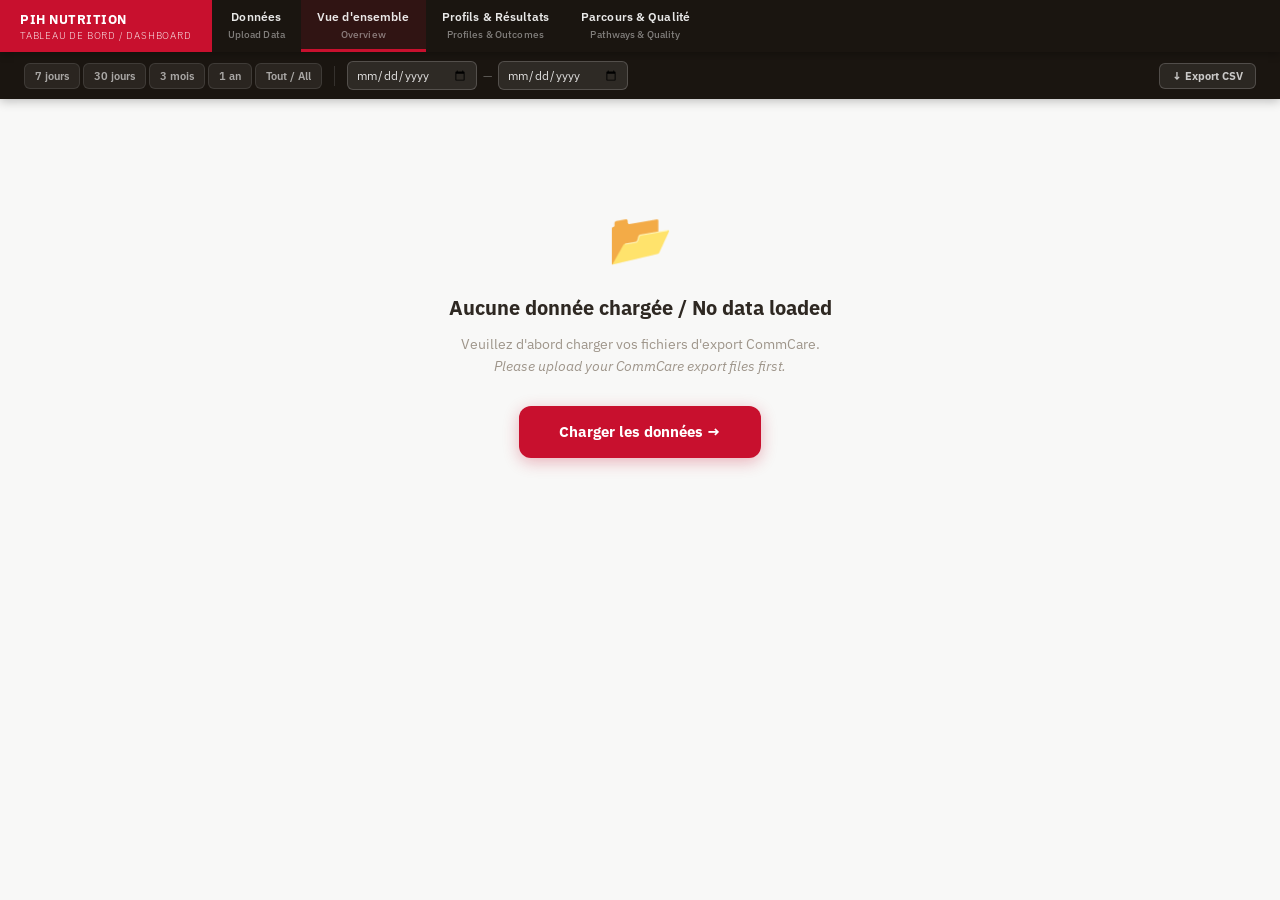
<file: analytics.html>
<!DOCTYPE html>
<html lang="fr">
<head>
  <meta charset="UTF-8">
  <meta name="viewport" content="width=device-width, initial-scale=1.0">
  <title>PIH Nutrition — Vue d'ensemble</title>
  <link rel="stylesheet" href="css/style.css">
</head>
<body>

<div id="nav-container"></div>

<!-- DATE RANGE BAR (sticky) -->
<div class="date-bar">
  <div class="date-bar-inner">
    <div class="date-quick-btns">
      <button class="date-quick-btn" data-days="7">7 jours</button>
      <button class="date-quick-btn" data-days="30">30 jours</button>
      <button class="date-quick-btn" data-days="90">3 mois</button>
      <button class="date-quick-btn" data-days="365">1 an</button>
      <button class="date-quick-btn" data-days="all">Tout / All</button>
    </div>
    <div class="date-range-sep"></div>
    <div class="date-range-inputs">
      <input type="date" id="date-start" title="Date de début / Start date">
      <span class="date-sep">—</span>
      <input type="date" id="date-end" title="Date de fin / End date">
    </div>
    <div id="data-meta" class="date-bar-meta"></div>
    <button class="export-btn" id="export-btn" title="Exporter les données filtrées en CSV / Export filtered data as CSV">
      ↓ Export CSV
    </button>
  </div>
</div>

<!-- NO DATA STATE -->
<div id="no-data-banner" class="no-data-banner" style="display:none;">
  <div style="font-size:52px;margin-bottom:16px;">📂</div>
  <div class="no-data-title">Aucune donnée chargée / No data loaded</div>
  <div class="no-data-desc">
    Veuillez d'abord charger vos fichiers d'export CommCare.<br>
    <em>Please upload your CommCare export files first.</em>
  </div>
  <a href="index.html" class="load-btn" style="display:inline-block;margin-top:24px;text-decoration:none;">
    Charger les données →
  </a>
</div>

<!-- MAIN ANALYTICS CONTENT -->
<div id="analytics-content" class="page active" style="display:none;">

  <!-- SUMMARY STAT CARDS -->
  <div class="stat-grid" id="stat-grid" style="margin-bottom:24px;"></div>

  <!-- ROW 1: OUTCOMES TABLE (full width) -->
  <div class="card" style="margin-bottom:24px;">
    <div class="card-header-row" style="margin-bottom:14px;">
      <div>
        <div class="card-title" style="margin-bottom:2px;">Résultats par programme / Outcomes by program</div>
        <div class="card-subtitle">Toutes admissions dans la période sélectionnée · All admissions in selected period</div>
      </div>
      <button class="export-btn-inline" id="outcomes-export-btn">↓ CSV</button>
    </div>
    <div style="overflow-x:auto;">
      <table class="data-table">
        <thead>
          <tr>
            <th>Programme</th>
            <th>Total adm.</th>
            <th style="color:var(--green);">Guéri</th>
            <th style="color:var(--yellow);">Abandon</th>
            <th style="color:var(--blue);">Transféré</th>
            <th style="color:var(--pih-red);">Décédé</th>
            <th>Actif</th>
            <th>Taux guérison / Recovery rate</th>
          </tr>
        </thead>
        <tbody id="outcomes-table-body"></tbody>
      </table>
    </div>
  </div>

  <!-- ROW 2: ENROLLMENT TREND + COHORT OUTCOMES -->
  <div class="two-col" style="margin-bottom:20px;">

    <div class="card">
      <div class="card-header-row">
        <div>
          <div class="card-title">Tendance des admissions / Admission trend</div>
          <div class="card-subtitle">Nouvelles admissions par mois · New admissions by month</div>
        </div>
      </div>
      <div id="enrollment-chart" style="margin-top:14px;"></div>
      <div class="legend" style="margin-top:10px;">
        <div class="legend-item"><div class="legend-dot" style="background:var(--pih-red)"></div>USN</div>
        <div class="legend-item"><div class="legend-dot" style="background:var(--blue)"></div>PTA</div>
        <div class="legend-item"><div class="legend-dot" style="background:var(--green)"></div>PNS</div>
      </div>
    </div>

    <div class="card">
      <div class="card-title">Analyse par cohorte / Cohort analysis</div>
      <div class="card-subtitle">Résultats par mois d'admission · Outcomes by admission month</div>
      <div id="cohort-chart" style="margin-top:14px;"></div>
      <div class="legend" style="margin-top:10px;">
        <div class="legend-item"><div class="legend-dot" style="background:var(--green)"></div>Guéri / Cured</div>
        <div class="legend-item"><div class="legend-dot" style="background:var(--yellow)"></div>Abandon / Default</div>
        <div class="legend-item"><div class="legend-dot" style="background:var(--blue)"></div>Transféré / Transferred</div>
        <div class="legend-item"><div class="legend-dot" style="background:var(--pih-red)"></div>Décédé / Deceased</div>
        <div class="legend-item"><div class="legend-dot" style="background:var(--gray-300)"></div>Actif / Active</div>
      </div>
    </div>

  </div>

  <!-- ROW 3: PROGRAMME FLOW + SUPPLEMENT GAP -->
  <div class="two-col" style="margin-bottom:20px;">

    <div class="card">
      <div class="card-title">Origine des admissions / Admission origins</div>
      <div class="card-subtitle">D'où viennent les enfants admis · Where admitted children come from</div>
      <div id="flow-chart" style="margin-top:14px;"></div>
    </div>

    <div class="card">
      <div class="card-title">Écart de suppléments / Supplement gap</div>
      <div class="card-subtitle">Quantité recommandée vs livrée par mois (toutes lignes) · Recommended vs. delivered by month (all programs)</div>
      <div style="display:flex;gap:14px;font-size:10px;color:var(--gray-400);margin-top:8px;margin-bottom:6px;">
        <span><span style="display:inline-block;width:12px;height:8px;background:var(--gray-300);border-radius:2px;margin-right:4px;vertical-align:middle;"></span>Recommandé</span>
        <span><span style="display:inline-block;width:12px;height:8px;background:var(--green);border-radius:2px;margin-right:4px;vertical-align:middle;opacity:0.85;"></span>Livré</span>
      </div>
      <div id="supp-chart"></div>
    </div>

  </div>

</div>

<script src="js/shared.js"></script>
<script src="js/analytics.js"></script>
<script>
  document.getElementById('nav-container').innerHTML = buildNav('analytics');
</script>
</body>
</html>
</file>
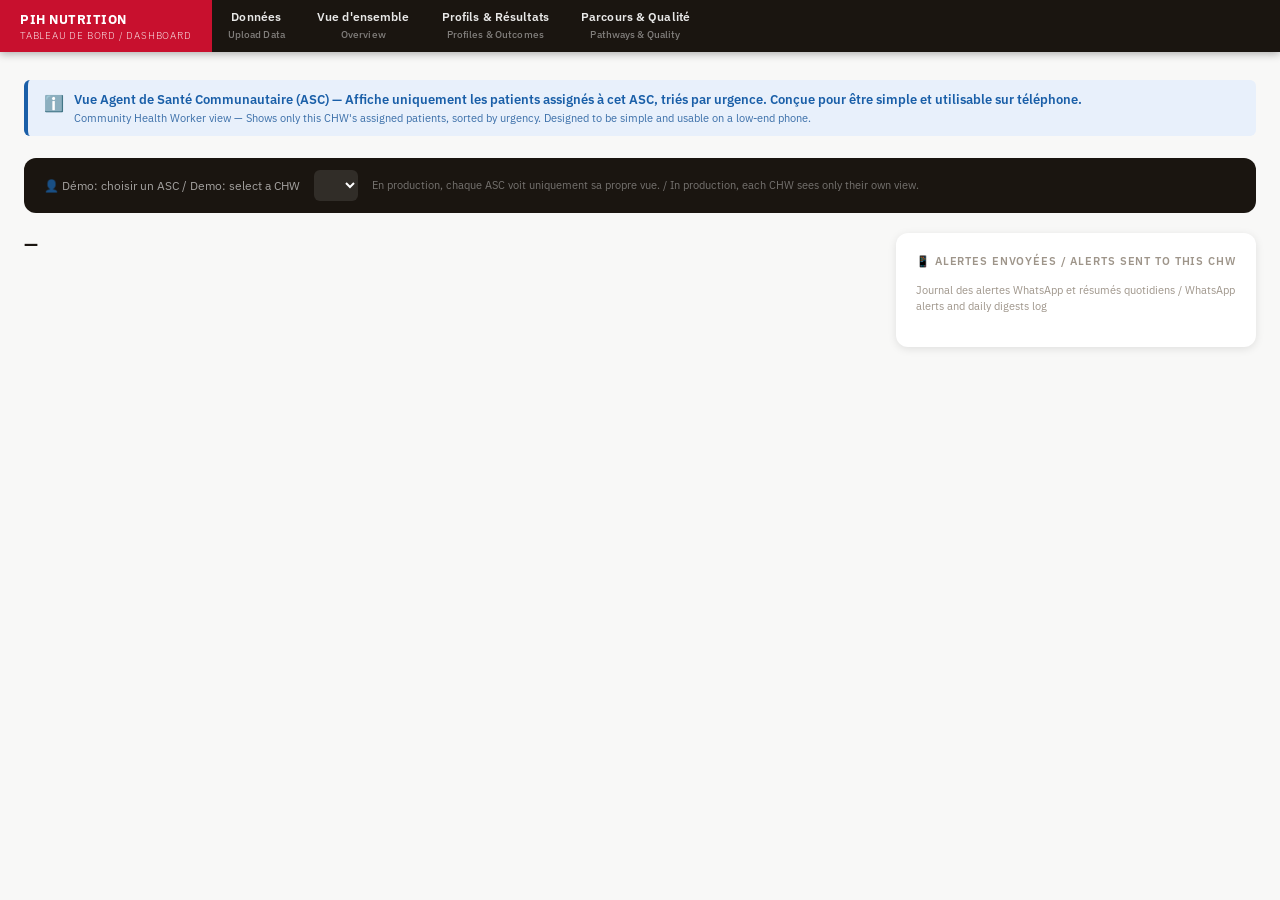
<file: chw.html>
<!DOCTYPE html>
<html lang="fr">
<head>
  <meta charset="UTF-8">
  <meta name="viewport" content="width=device-width, initial-scale=1.0">
  <title>PIH Nutrition — Agent de Santé (ASC)</title>
  <link rel="stylesheet" href="css/style.css">
</head>
<body>

<div id="nav-container"></div>

<div class="page active" id="page-chw">

  <div class="view-info">
    <div class="view-info-icon">ℹ️</div>
    <div>
      <div class="view-info-fr">Vue Agent de Santé Communautaire (ASC) — Affiche uniquement les patients assignés à cet ASC, triés par urgence. Conçue pour être simple et utilisable sur téléphone.</div>
      <div class="view-info-en">Community Health Worker view — Shows only this CHW's assigned patients, sorted by urgency. Designed to be simple and usable on a low-end phone.</div>
    </div>
  </div>

  <!-- CHW SELECTOR (demo only) -->
  <div style="background:var(--gray-800);color:white;padding:12px 20px;border-radius:var(--radius-lg);margin-bottom:20px;display:flex;align-items:center;gap:14px;flex-wrap:wrap;">
    <div style="font-size:12px;color:rgba(255,255,255,0.6);">👤 Démo: choisir un ASC / Demo: select a CHW</div>
    <select id="chw-selector" style="font-family:var(--font);font-size:13px;padding:6px 12px;border:none;border-radius:var(--radius);background:rgba(255,255,255,0.1);color:white;cursor:pointer;">
    </select>
    <div style="font-size:11px;color:rgba(255,255,255,0.4);">En production, chaque ASC voit uniquement sa propre vue. / In production, each CHW sees only their own view.</div>
  </div>

  <div class="main-side">

    <!-- LEFT: CHW ACTION LIST -->
    <div>
      <div style="display:flex;align-items:center;gap:12px;margin-bottom:16px;flex-wrap:wrap;">
        <div>
          <div class="section-title-fr" id="chw-name" style="font-size:18px;">—</div>
          <div class="section-title-en" id="chw-site" style="font-size:12px;"></div>
        </div>
        <div id="chw-summary-badge"></div>
      </div>

      <!-- DAILY DIGEST CARD -->
      <div id="daily-digest-card" style="margin-bottom:16px;"></div>

      <!-- PATIENT CARDS -->
      <div id="chw-patient-list"></div>
    </div>

    <!-- RIGHT: ALERT LOG FOR THIS CHW -->
    <div>
      <div class="card">
        <div class="card-title">📱 Alertes envoyées / Alerts sent to this CHW</div>
        <div style="font-size:11px;color:var(--gray-400);margin-bottom:12px;">Journal des alertes WhatsApp et résumés quotidiens / WhatsApp alerts and daily digests log</div>
        <div class="scrollable" style="max-height:500px;">
          <div id="chw-alert-log"></div>
        </div>
      </div>
    </div>

  </div>

</div>

<div id="sim-bar-container"></div>

<script src="js/data.js"></script>
<script src="js/shared.js"></script>
<script>
document.getElementById('nav-container').innerHTML = buildNav('chw');
document.getElementById('sim-bar-container').innerHTML = buildSimBar();

// Populate CHW selector
CHWS.forEach(c => {
  const opt = document.createElement('option');
  opt.value = c.id;
  opt.textContent = `${c.name} (${c.site})`;
  document.getElementById('chw-selector').appendChild(opt);
});

function render() {
  maybeAddSimAlerts();
  const chwId = document.getElementById('chw-selector').value;
  const chw = CHWS.find(c => c.id === chwId);
  const site = SITES.find(s => s.id === chw?.site);
  const patients = getCHWPatients(chwId);

  document.getElementById('chw-name').textContent = chw?.name || '—';
  document.getElementById('chw-site').textContent = site ? `${site.name_fr}` : '';

  const overdue = patients.filter(p => p.overdue).length;
  const critical = patients.filter(p => p.risk === 'critical').length;

  document.getElementById('chw-summary-badge').innerHTML = critical > 0
    ? `<span class="risk-badge critical">🔴 ${critical} critique${critical>1?'s':''}</span>`
    : overdue > 0
    ? `<span class="risk-badge high">🟠 ${overdue} en retard</span>`
    : `<span class="risk-badge low">✓ Tout en ordre</span>`;

  // DAILY DIGEST CARD
  const today = fmtDate(simDate());
  document.getElementById('daily-digest-card').innerHTML = `
    <div style="background:var(--green-light);border-radius:var(--radius-lg);padding:16px 18px;border-left:4px solid var(--green);">
      <div style="display:flex;align-items:center;gap:8px;margin-bottom:6px;">
        <span style="font-size:18px;">📋</span>
        <div>
          <div style="font-size:13px;font-weight:700;color:var(--green);">Résumé du jour — ${today}</div>
          <div style="font-size:11px;color:var(--green);opacity:0.75;">Daily digest · Envoyé via WhatsApp à 07h00 / Sent via WhatsApp at 07:00</div>
        </div>
        <span style="margin-left:auto;font-size:10px;background:white;padding:3px 8px;border-radius:4px;color:var(--green);font-weight:700;">💬 WhatsApp</span>
      </div>
      <div style="font-size:13px;color:var(--gray-700);">
        Vous avez <strong>${patients.length}</strong> patient${patients.length>1?'s':''} actif${patients.length>1?'s':''}.
        ${overdue > 0 ? `<strong style="color:var(--pih-red);">${overdue} en retard de visite.</strong>` : 'Aucun retard de visite aujourd\'hui.'}
        ${critical > 0 ? `<strong style="color:var(--pih-red);">⚠ ${critical} patient${critical>1?'s':''} en situation critique.</strong>` : ''}
      </div>
      <div style="font-size:11px;color:var(--gray-400);margin-top:4px;">
        You have ${patients.length} active patient${patients.length>1?'s':''}. ${overdue > 0 ? `${overdue} overdue.` : 'No overdue visits today.'}
      </div>
    </div>`;

  // PATIENT CARDS
  if (patients.length === 0) {
    document.getElementById('chw-patient-list').innerHTML = `
      <div style="text-align:center;padding:40px;color:var(--gray-400);font-size:13px;">
        Aucun patient assigné à cet ASC.<br><em>No patients assigned to this CHW.</em>
      </div>`;
  } else {
    document.getElementById('chw-patient-list').innerHTML = patients.map(p => {
      const lastV = p.visits.at(-1);
      const action = getActionRequired(p);
      return `
        <div class="chw-patient-card ${p.risk}">
          <div class="chw-card-top">
            <div>
              <div class="chw-card-name">${p.name}</div>
              <div class="chw-card-meta">
                ${p.id} · ${p.age_months} mois · ${programTag(p.program)} · ${SITES.find(s=>s.id===p.site)?.commune || p.site}
              </div>
              <div style="margin-top:6px;display:flex;gap:6px;flex-wrap:wrap;align-items:center;">
                ${riskBadge(p.risk)}
                ${lastV?.oedema ? oedemaFlag(true) : ''}
              </div>
            </div>
            <div style="text-align:right;flex-shrink:0;">
              <div style="font-size:11px;color:var(--gray-400);">Dernière visite</div>
              <div style="font-size:12px;font-weight:700;color:var(--gray-700);">${fmtDate(new Date(p.last_visit))}</div>
              <div style="font-size:11px;color:${p.overdue ? 'var(--pih-red)' : 'var(--gray-400)'};">
                ${p.overdue ? `⚠ ${p.overdue.overdue}j de retard` : `${p.days_since_visit}j`}
              </div>
            </div>
          </div>

          <div style="display:grid;grid-template-columns:1fr 1fr 1fr;gap:8px;margin:10px 0;font-size:12px;">
            <div style="background:var(--gray-50);padding:6px 8px;border-radius:4px;">
              <div style="font-size:9px;color:var(--gray-400);text-transform:uppercase;">Poids</div>
              <div style="font-weight:700;">${lastV?.weight ?? '—'} kg</div>
            </div>
            <div style="background:var(--gray-50);padding:6px 8px;border-radius:4px;">
              <div style="font-size:9px;color:var(--gray-400);text-transform:uppercase;">MUAC</div>
              <div style="font-weight:700;">${lastV?.muac ?? '—'} mm</div>
            </div>
            <div style="background:var(--gray-50);padding:6px 8px;border-radius:4px;">
              <div style="font-size:9px;color:var(--gray-400);text-transform:uppercase;">Visites</div>
              <div style="font-weight:700;">${p.visits.length}</div>
            </div>
          </div>

          <div class="chw-card-action ${action.urgent ? 'urgent' : 'normal'}">
            ${action.urgent ? '🚨 ' : '📅 '}
            <strong>${action.fr}</strong><br>
            <span style="font-weight:400;font-size:11px;">${action.en}</span>
          </div>

          ${action.alert ? `
          <div style="margin-top:8px;padding:8px 10px;background:rgba(200,16,46,0.06);border-radius:4px;display:flex;align-items:center;gap:8px;">
            <span style="font-size:13px;">💬</span>
            <div style="font-size:11px;color:var(--pih-red);flex:1;"><strong>Alerte WhatsApp envoyée</strong> — ${action.alertMsg}</div>
            <span style="font-size:10px;background:#fde8ec;padding:2px 6px;border-radius:3px;color:var(--pih-red);font-weight:700;">WhatsApp</span>
          </div>` : ''}
        </div>`;
    }).join('');
  }

  // CHW ALERT LOG
  const chwAlerts = ALERT_LOG.filter(a => a.chw === chwId || (a.type === 'daily' && !a.chw)).slice(0, 10);
  document.getElementById('chw-alert-log').innerHTML = chwAlerts.length === 0
    ? '<div style="color:var(--gray-400);font-size:12px;padding:8px 0;">Aucune alerte / No alerts</div>'
    : chwAlerts.map(a => `
      <div class="alert-log-entry">
        <div class="alert-icon ${a.type}">${a.icon}</div>
        <div style="flex:1;min-width:0;">
          <div class="alert-text-fr">${a.fr}</div>
          <div class="alert-text-en">${a.en}</div>
          <div class="alert-time">${a.time}</div>
        </div>
        <div class="alert-channel ${a.channel}">${a.channel === 'whatsapp' ? '💬 WhatsApp' : '✉ Email'}</div>
      </div>`).join('');
}

function getActionRequired(p) {
  const lastV = p.visits.at(-1);
  const threshold = p.program === 'USN' ? 7 : 14;

  if (p.risk === 'critical' || p.risk === 'high') {
    const reasons = [];
    if (p.overdue) reasons.push(`absent depuis ${p.overdue.days} jours / ${p.overdue.days} days without visit`);
    if (lastV?.oedema) reasons.push('oedème présent / oedema present');
    return {
      urgent: true,
      fr: `Visite urgente requise — ${reasons[0] || 'détérioration clinique'}`,
      en: `Urgent visit required — ${reasons[0] || 'clinical deterioration'}`,
      alert: true,
      alertMsg: `${p.name} — alerte envoyée le ${fmtDate(simDate())}`,
    };
  }

  if (p.days_since_visit > threshold * 0.6) {
    return {
      urgent: false,
      fr: `Visite prévue — prochain rendez-vous dans ~${Math.max(0, threshold - p.days_since_visit)} jour${threshold - p.days_since_visit > 1 ? 's' : ''}`,
      en: `Scheduled visit — next appointment in ~${Math.max(0, threshold - p.days_since_visit)} day(s)`,
      alert: false,
    };
  }

  return {
    urgent: false,
    fr: 'Suivi normal — aucune action immédiate requise',
    en: 'Normal follow-up — no immediate action required',
    alert: false,
  };
}

document.getElementById('chw-selector').addEventListener('change', render);
initSimBar(render);
render();
</script>
</body>
</html>
</file>
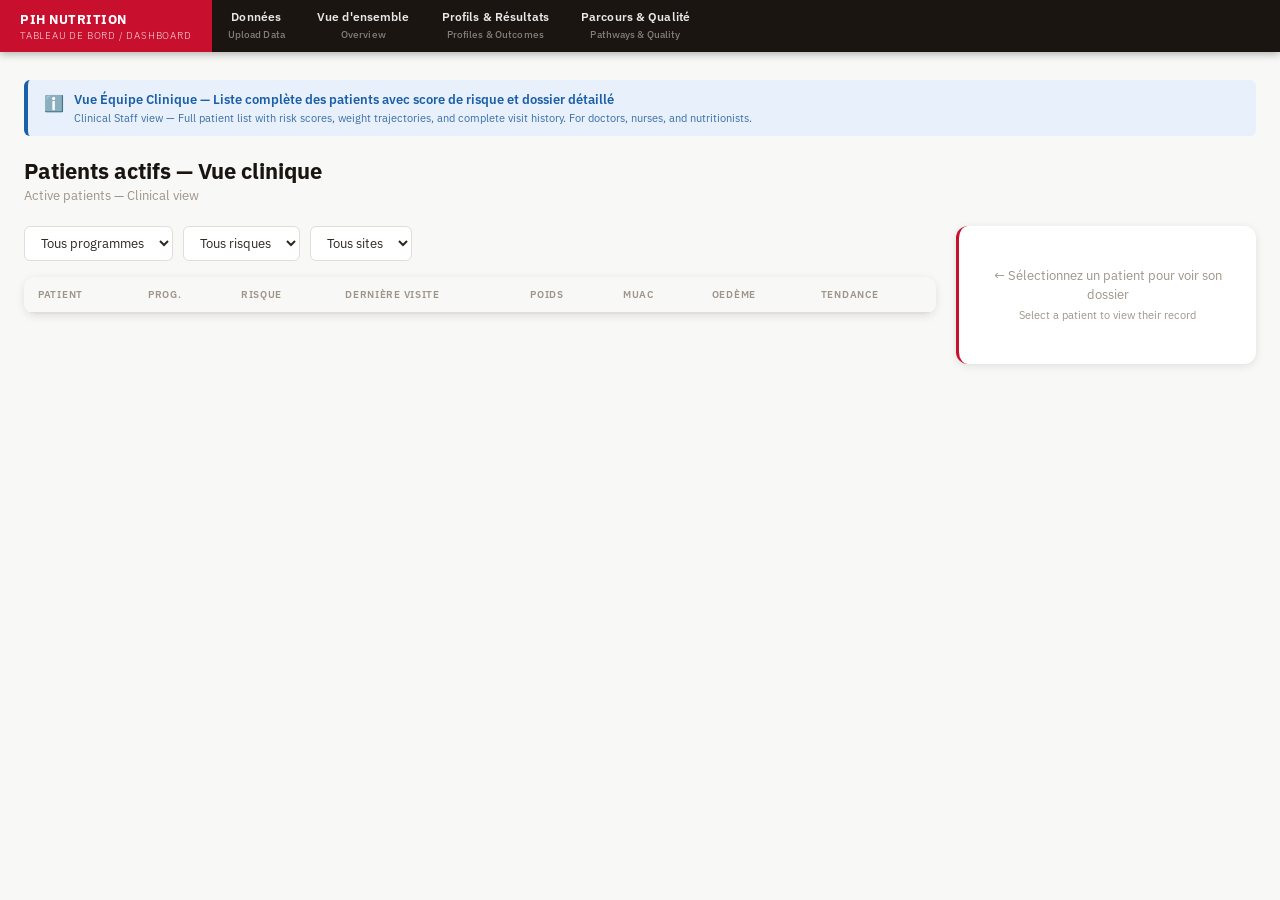
<file: clinical.html>
<!DOCTYPE html>
<html lang="fr">
<head>
  <meta charset="UTF-8">
  <meta name="viewport" content="width=device-width, initial-scale=1.0">
  <title>PIH Nutrition — Équipe Clinique</title>
  <link rel="stylesheet" href="css/style.css">
</head>
<body>

<div id="nav-container"></div>

<div class="page active" id="page-clinical">

  <div class="view-info">
    <div class="view-info-icon">ℹ️</div>
    <div>
      <div class="view-info-fr">Vue Équipe Clinique — Liste complète des patients avec score de risque et dossier détaillé</div>
      <div class="view-info-en">Clinical Staff view — Full patient list with risk scores, weight trajectories, and complete visit history. For doctors, nurses, and nutritionists.</div>
    </div>
  </div>

  <div class="section-header">
    <div class="section-title-fr">Patients actifs — Vue clinique</div>
    <div class="section-title-en">Active patients — Clinical view</div>
  </div>

  <div class="main-side-wide">

    <!-- LEFT: PATIENT LIST -->
    <div>
      <div class="filter-bar">
        <select id="cl-filter-program">
          <option value="">Tous programmes</option>
          <option value="USN">USN</option>
          <option value="PTA">PTA</option>
          <option value="PNS">PNS</option>
        </select>
        <select id="cl-filter-risk">
          <option value="">Tous risques</option>
          <option value="critical">🔴 Critique</option>
          <option value="high">🟠 Élevé</option>
          <option value="moderate">🟡 Modéré</option>
          <option value="low">🟢 Faible</option>
        </select>
        <select id="cl-filter-site">
          <option value="">Tous sites</option>
        </select>
      </div>
      <div class="card" style="padding:0;overflow:hidden;">
        <div style="overflow-x:auto;">
          <table class="data-table" id="clinical-table">
            <thead>
              <tr>
                <th>Patient</th>
                <th>Prog.</th>
                <th>Risque</th>
                <th>Dernière visite</th>
                <th>Poids</th>
                <th>MUAC</th>
                <th>Oedème</th>
                <th>Tendance</th>
              </tr>
            </thead>
            <tbody id="clinical-tbody"></tbody>
          </table>
        </div>
      </div>
    </div>

    <!-- RIGHT: PATIENT DETAIL PANEL -->
    <div>
      <div class="patient-panel" id="patient-detail">
        <div style="color:var(--gray-400);font-size:13px;padding:20px 0;text-align:center;">
          ← Sélectionnez un patient pour voir son dossier<br>
          <span style="font-size:11px;">Select a patient to view their record</span>
        </div>
      </div>
    </div>

  </div>

</div>

<div id="sim-bar-container"></div>

<script src="js/data.js"></script>
<script src="js/shared.js"></script>
<script>
document.getElementById('nav-container').innerHTML = buildNav('clinical');
document.getElementById('sim-bar-container').innerHTML = buildSimBar();

SITES.forEach(s => {
  const opt = document.createElement('option');
  opt.value = s.id;
  opt.textContent = s.commune;
  document.getElementById('cl-filter-site').appendChild(opt);
});

let selectedPatientId = null;

function render() {
  maybeAddSimAlerts();
  renderPatientList();
  if (selectedPatientId) {
    const p = getPatients().find(p => p.id === selectedPatientId);
    if (p) renderPatientDetail(p);
  }
}

function renderPatientList() {
  const progFil = document.getElementById('cl-filter-program').value;
  const riskFil = document.getElementById('cl-filter-risk').value;
  const siteFil = document.getElementById('cl-filter-site').value;
  let patients = getPatients();
  if (progFil) patients = patients.filter(p => p.program === progFil);
  if (riskFil) patients = patients.filter(p => p.risk === riskFil);
  if (siteFil) patients = patients.filter(p => p.site === siteFil);

  document.getElementById('clinical-tbody').innerHTML = patients.map(p => {
    const lastV = p.visits.at(-1);
    const prevV = p.visits.length > 1 ? p.visits.at(-2) : null;
    const weights = p.visits.map(v => v.weight);
    const muacTrend = prevV ? (lastV.muac > prevV.muac ? '↑' : lastV.muac < prevV.muac ? '↓' : '→') : '—';
    const muacColor = prevV ? (lastV.muac > prevV.muac ? 'var(--green)' : lastV.muac < prevV.muac ? 'var(--pih-red)' : 'var(--gray-400)') : 'var(--gray-400)';

    return `
      <tr class="${selectedPatientId === p.id ? 'selected-row' : ''}"
          onclick="selectPatient('${p.id}')"
          style="cursor:pointer;${selectedPatientId === p.id ? 'background:var(--blue-light);' : ''}">
        <td>
          <div class="patient-name">${p.name}</div>
          <div class="patient-id">${p.id} · ${p.age_months}m · ${p.sex}</div>
          ${p.overdue ? `<div style="font-size:10px;color:var(--pih-red);font-weight:600;">⚠ +${p.overdue.overdue}j retard</div>` : ''}
        </td>
        <td>${programTag(p.program)}</td>
        <td>${riskBadge(p.risk)}</td>
        <td style="font-size:12px;white-space:nowrap;">
          ${fmtDate(new Date(p.last_visit))}<br>
          <span style="font-size:10px;color:var(--gray-400);">${daysSinceLabel(p.days_since_visit)}</span>
        </td>
        <td style="font-size:13px;font-family:var(--mono);">${lastV?.weight ?? '—'} kg</td>
        <td style="font-size:13px;font-family:var(--mono);">
          ${lastV?.muac ?? '—'}mm
          <span style="color:${muacColor};font-weight:700;">${muacTrend}</span>
        </td>
        <td>${oedemaFlag(lastV?.oedema)}</td>
        <td>${sparkline(weights)}</td>
      </tr>`;
  }).join('');
}

function selectPatient(id) {
  selectedPatientId = id;
  const p = getPatients().find(p => p.id === id);
  if (p) renderPatientDetail(p);
  renderPatientList();
}

function renderPatientDetail(p) {
  const site = SITES.find(s => s.id === p.site);
  const chw = CHWS.find(c => c.id === p.chw);
  const lastV = p.visits.at(-1);
  const admV = p.visits[0];

  // Weight gain since admission
  const totalGain = lastV && admV ? ((lastV.weight - admV.weight) * 1000).toFixed(0) : '—';
  const daysSinceAdm = Math.floor((new Date(p.last_visit) - new Date(p.admission_date)) / 86400000);
  const gainPerDay = daysSinceAdm > 0 && admV && lastV ? ((lastV.weight - admV.weight) * 1000 / admV.weight / daysSinceAdm).toFixed(1) : '—';

  document.getElementById('patient-detail').innerHTML = `
    <div style="display:flex;align-items:flex-start;justify-content:space-between;gap:8px;margin-bottom:4px;flex-wrap:wrap;">
      <div>
        <div class="patient-panel-name">${p.name}</div>
        <div class="patient-panel-meta">${p.id} · ${p.age_months} mois · ${p.sex === 'F' ? 'Fille/Girl' : 'Garçon/Boy'}</div>
      </div>
      ${riskBadge(p.risk)}
    </div>

    <div style="display:grid;grid-template-columns:1fr 1fr;gap:8px;margin-bottom:16px;font-size:12px;">
      <div style="background:var(--gray-50);padding:8px;border-radius:var(--radius);">
        <div style="color:var(--gray-400);font-size:10px;text-transform:uppercase;letter-spacing:0.06em;">Programme</div>
        <div style="font-weight:700;">${programTag(p.program)} ${p.program}</div>
      </div>
      <div style="background:var(--gray-50);padding:8px;border-radius:var(--radius);">
        <div style="color:var(--gray-400);font-size:10px;text-transform:uppercase;letter-spacing:0.06em;">Site</div>
        <div style="font-weight:600;">${site?.commune || p.site}</div>
      </div>
      <div style="background:var(--gray-50);padding:8px;border-radius:var(--radius);">
        <div style="color:var(--gray-400);font-size:10px;text-transform:uppercase;letter-spacing:0.06em;">Admission</div>
        <div style="font-weight:600;">${fmtDate(new Date(p.admission_date))}</div>
      </div>
      <div style="background:var(--gray-50);padding:8px;border-radius:var(--radius);">
        <div style="color:var(--gray-400);font-size:10px;text-transform:uppercase;letter-spacing:0.06em;">ASC assigné</div>
        <div style="font-weight:600;">${chw?.name || '—'}</div>
      </div>
    </div>

    <div style="display:grid;grid-template-columns:1fr 1fr 1fr;gap:8px;margin-bottom:16px;text-align:center;">
      <div style="background:${parseFloat(gainPerDay) >= 5 ? 'var(--green-light)' : '#fde8ec'};padding:10px;border-radius:var(--radius);">
        <div style="font-size:18px;font-weight:700;color:${parseFloat(gainPerDay) >= 5 ? 'var(--green)' : 'var(--pih-red)'};">${gainPerDay}<span style="font-size:10px;font-weight:400;">g/kg/j</span></div>
        <div style="font-size:9px;color:var(--gray-500);text-transform:uppercase;letter-spacing:0.05em;">Gain poids moy.</div>
      </div>
      <div style="background:var(--gray-50);padding:10px;border-radius:var(--radius);">
        <div style="font-size:18px;font-weight:700;color:var(--gray-800);">${lastV?.muac ?? '—'}<span style="font-size:10px;font-weight:400;">mm</span></div>
        <div style="font-size:9px;color:var(--gray-500);text-transform:uppercase;letter-spacing:0.05em;">MUAC actuel</div>
      </div>
      <div style="background:lastV?.oedema ? '#fde8ec' : 'var(--gray-50)';padding:10px;border-radius:var(--radius);">
        <div style="font-size:18px;font-weight:700;color:${lastV?.oedema ? 'var(--pih-red)' : 'var(--green)'};">${lastV?.oedema ? 'Oui' : 'Non'}</div>
        <div style="font-size:9px;color:var(--gray-500);text-transform:uppercase;letter-spacing:0.05em;">Oedème</div>
      </div>
    </div>

    ${p.notes ? `<div style="background:var(--yellow-light);border-radius:var(--radius);padding:10px 12px;margin-bottom:14px;font-size:12px;color:var(--gray-700);">
      <strong style="font-size:10px;text-transform:uppercase;letter-spacing:0.06em;color:var(--yellow);">Note clinique / Clinical note</strong><br>
      ${p.notes}
    </div>` : ''}

    <!-- WEIGHT CHART (CSS bars) -->
    <div style="margin-bottom:14px;">
      <div style="font-size:10px;text-transform:uppercase;letter-spacing:0.07em;color:var(--gray-400);margin-bottom:8px;">Courbe de poids / Weight curve (kg)</div>
      ${renderWeightChart(p)}
    </div>

    <!-- VISIT TIMELINE -->
    <div>
      <div style="font-size:10px;text-transform:uppercase;letter-spacing:0.07em;color:var(--gray-400);margin-bottom:10px;">Historique des visites / Visit history</div>
      <div class="visit-timeline">
        ${[...p.visits].reverse().map((v, i) => {
          const isLatest = i === 0;
          const dotColor = v.oedema ? 'var(--pih-red)' : isLatest ? 'var(--blue)' : 'var(--gray-300)';
          return `
            <div class="visit-item ${isLatest ? 'latest' : ''}" style="position:relative;">
              <div class="visit-dot" style="background:${dotColor};position:absolute;left:-18px;top:12px;"></div>
              <div class="visit-date">${v.type} — ${fmtDate(new Date(v.date))}</div>
              <div class="visit-metrics">
                <div class="visit-metric">Poids: <span>${v.weight} kg</span></div>
                <div class="visit-metric">MUAC: <span>${v.muac} mm</span></div>
                <div class="visit-metric">P/T: <span>${v.pt}%</span></div>
                ${v.oedema ? '<div class="visit-metric" style="color:var(--pih-red);">⚠ Oedème</div>' : ''}
              </div>
            </div>`;
        }).join('')}
      </div>
    </div>
  `;
}

function renderWeightChart(p) {
  const weights = p.visits.map(v => v.weight);
  const dates = p.visits.map(v => v.date.slice(5)); // MM-DD
  const max = Math.max(...weights) * 1.1;
  const min = Math.min(...weights) * 0.9;
  const range = max - min;
  const h = 80;
  const w = 100 / weights.length;

  return `<div style="display:flex;align-items:flex-end;gap:3px;height:${h}px;background:var(--gray-50);border-radius:var(--radius);padding:8px 8px 20px;position:relative;overflow:hidden;">
    ${weights.map((wt, i) => {
      const barH = Math.max(4, Math.round(((wt - min) / range) * (h - 30)));
      const isLast = i === weights.length - 1;
      const prev = i > 0 ? weights[i-1] : wt;
      const color = isLast ? 'var(--blue)' : (wt >= prev ? 'var(--green)' : 'var(--pih-red)');
      return `<div style="flex:1;display:flex;flex-direction:column;align-items:center;gap:2px;height:100%;justify-content:flex-end;">
        <div style="font-size:8px;color:var(--gray-500);">${wt}</div>
        <div style="width:100%;background:${color};border-radius:2px 2px 0 0;height:${barH}px;opacity:${isLast?1:0.6};transition:height 0.5s ease;"></div>
        <div style="font-size:7px;color:var(--gray-400);transform:rotate(-45deg);white-space:nowrap;">${dates[i]}</div>
      </div>`;
    }).join('')}
  </div>`;
}

['cl-filter-program','cl-filter-risk','cl-filter-site'].forEach(id => {
  document.getElementById(id).addEventListener('change', renderPatientList);
});

initSimBar(render);
render();
</script>
</body>
</html>
</file>
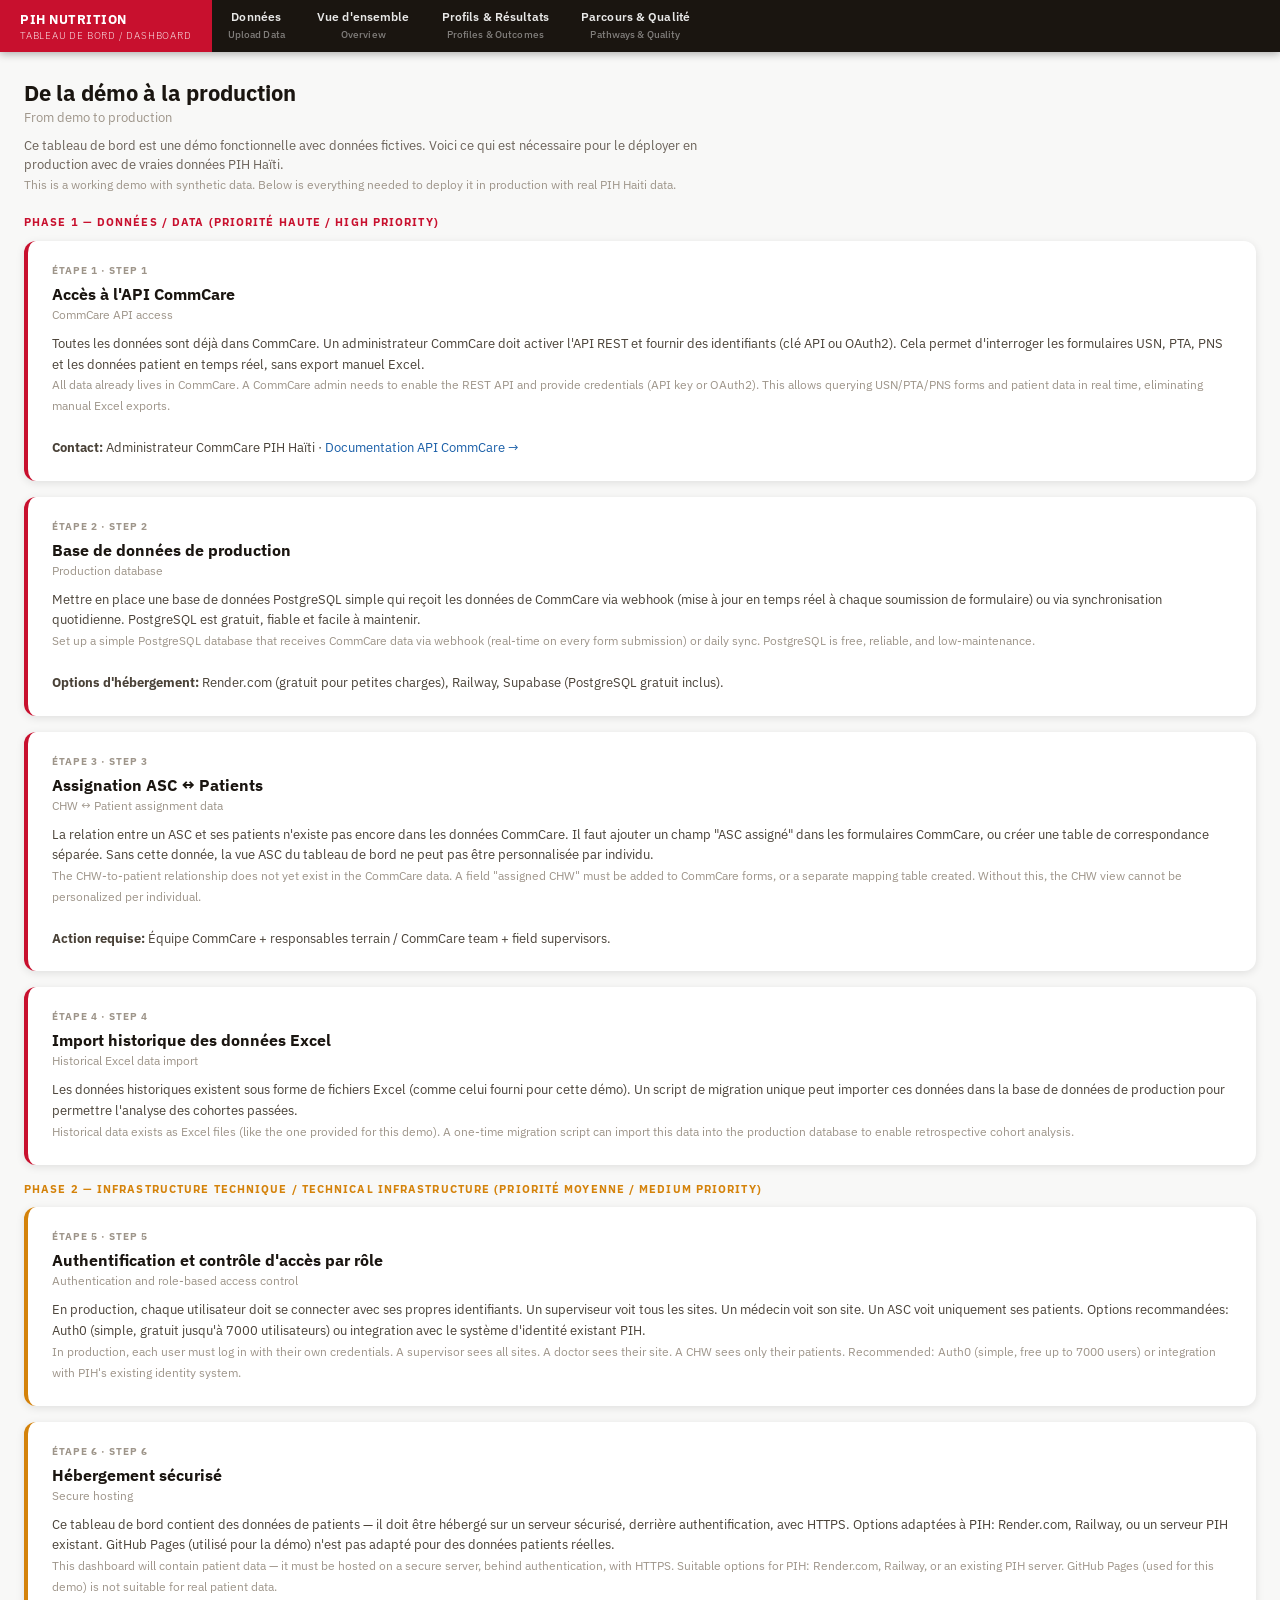
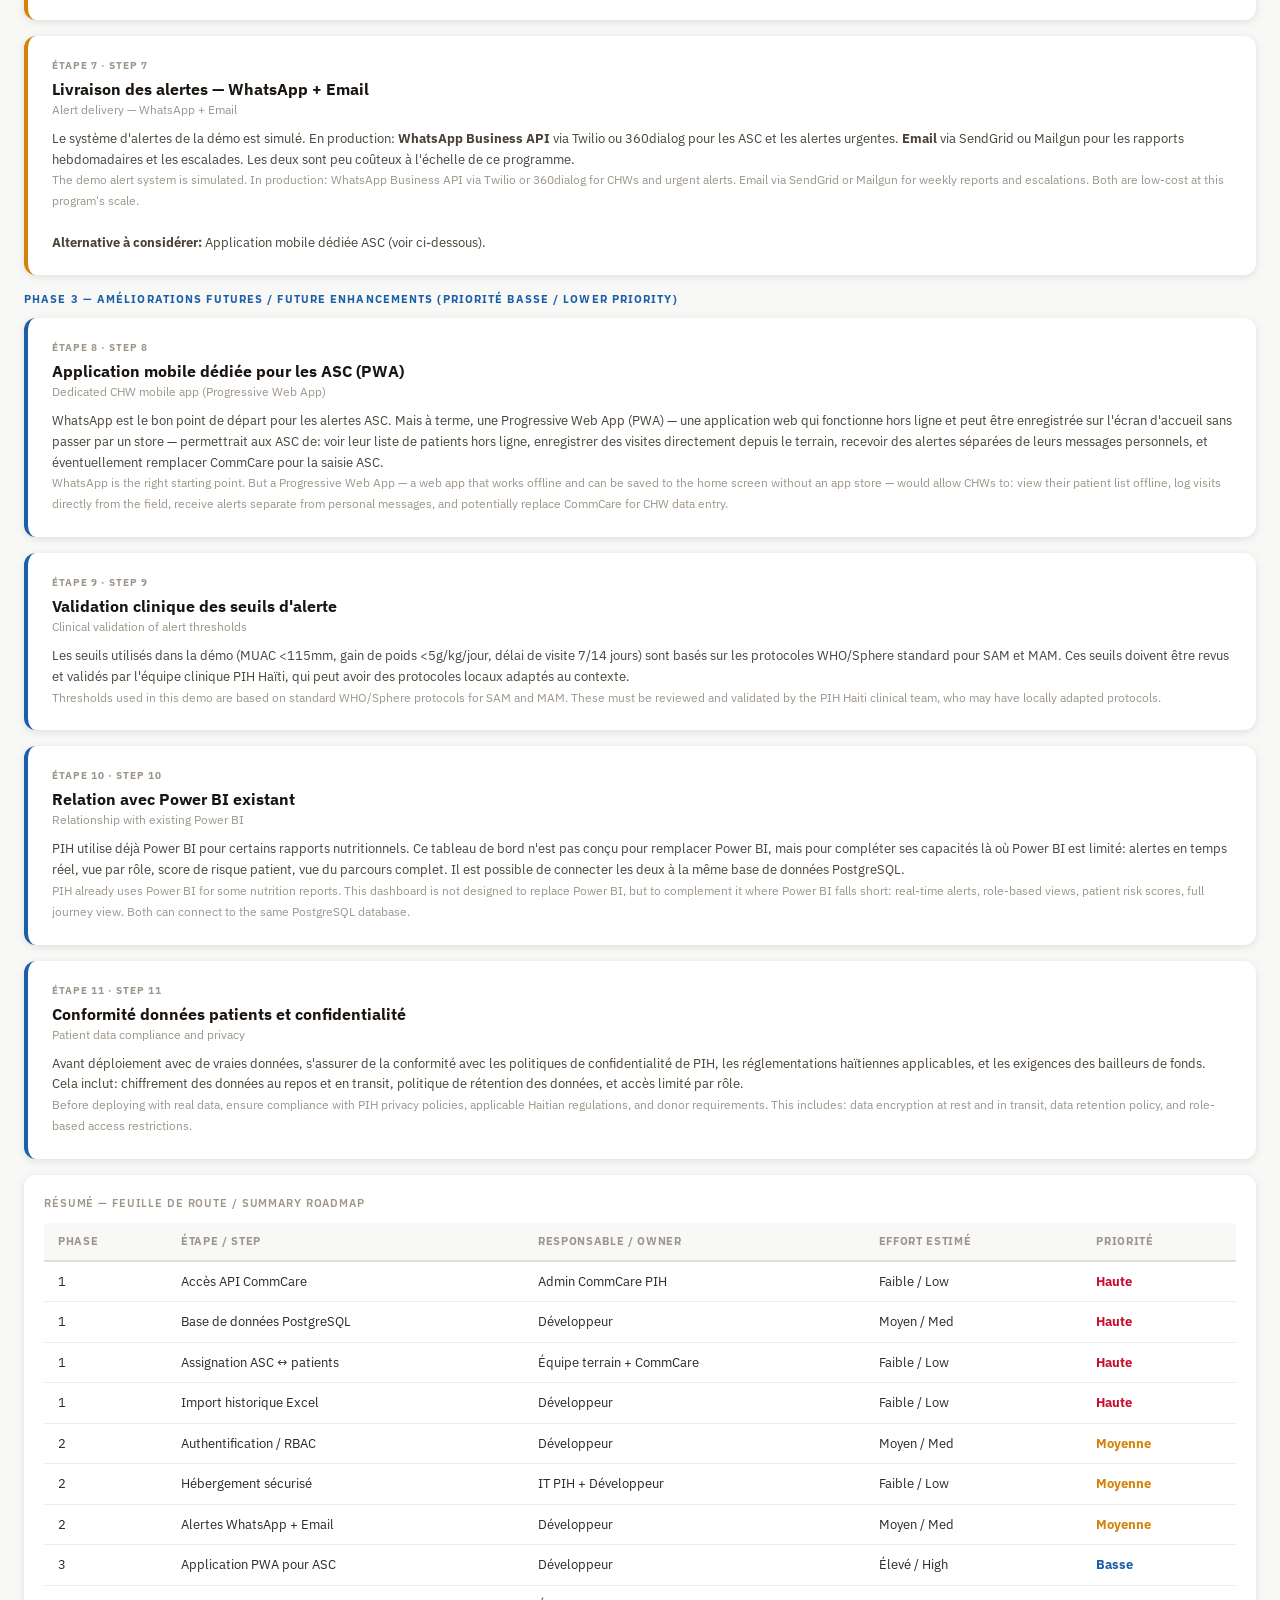
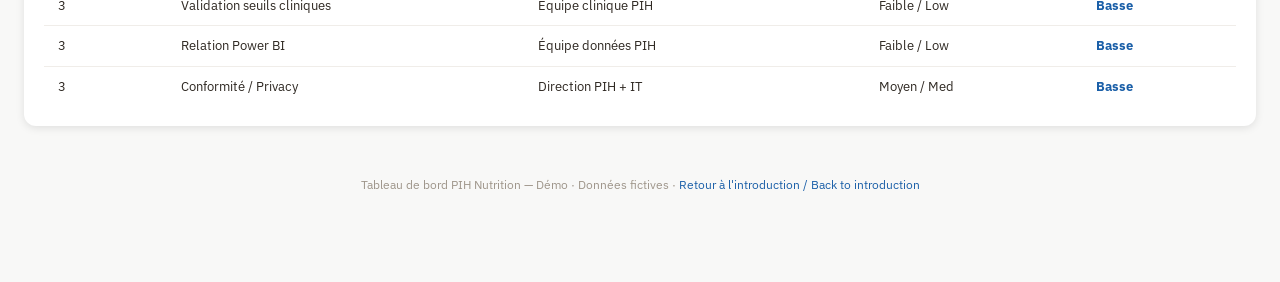
<file: nextsteps.html>
<!DOCTYPE html>
<html lang="fr">
<head>
  <meta charset="UTF-8">
  <meta name="viewport" content="width=device-width, initial-scale=1.0">
  <title>PIH Nutrition — Prochaines Étapes</title>
  <link rel="stylesheet" href="css/style.css">
</head>
<body>

<div id="nav-container"></div>

<div class="page active" id="page-nextsteps">

  <div class="section-header">
    <div class="section-title-fr">De la démo à la production</div>
    <div class="section-title-en">From demo to production</div>
    <p class="section-desc">
      Ce tableau de bord est une démo fonctionnelle avec données fictives. Voici ce qui est nécessaire pour le déployer en production avec de vraies données PIH Haïti.
      <br><span style="color:var(--gray-400);font-size:12px;">This is a working demo with synthetic data. Below is everything needed to deploy it in production with real PIH Haiti data.</span>
    </p>
  </div>

  <!-- PHASE 1: DATA -->
  <div style="margin-bottom:10px;">
    <div style="font-size:11px;font-weight:700;letter-spacing:0.1em;text-transform:uppercase;color:var(--pih-red);margin-bottom:10px;">Phase 1 — Données / Data (Priorité haute / High priority)</div>

    <div class="step-card priority-high">
      <div class="step-phase">Étape 1 · Step 1</div>
      <div class="step-title-fr">Accès à l'API CommCare</div>
      <div class="step-title-en">CommCare API access</div>
      <p class="step-desc">
        Toutes les données sont déjà dans CommCare. Un administrateur CommCare doit activer l'API REST et fournir des identifiants (clé API ou OAuth2). Cela permet d'interroger les formulaires USN, PTA, PNS et les données patient en temps réel, sans export manuel Excel.
        <br><span style="color:var(--gray-400);font-size:12px;">All data already lives in CommCare. A CommCare admin needs to enable the REST API and provide credentials (API key or OAuth2). This allows querying USN/PTA/PNS forms and patient data in real time, eliminating manual Excel exports.</span>
        <br><br>
        <strong>Contact:</strong> Administrateur CommCare PIH Haïti · <a href="https://confluence.dimagi.com/display/commcarepublic/CommCare+API+Overview" target="_blank" style="color:var(--blue);">Documentation API CommCare →</a>
      </p>
    </div>

    <div class="step-card priority-high">
      <div class="step-phase">Étape 2 · Step 2</div>
      <div class="step-title-fr">Base de données de production</div>
      <div class="step-title-en">Production database</div>
      <p class="step-desc">
        Mettre en place une base de données PostgreSQL simple qui reçoit les données de CommCare via webhook (mise à jour en temps réel à chaque soumission de formulaire) ou via synchronisation quotidienne. PostgreSQL est gratuit, fiable et facile à maintenir.
        <br><span style="color:var(--gray-400);font-size:12px;">Set up a simple PostgreSQL database that receives CommCare data via webhook (real-time on every form submission) or daily sync. PostgreSQL is free, reliable, and low-maintenance.</span>
        <br><br>
        <strong>Options d'hébergement:</strong> Render.com (gratuit pour petites charges), Railway, Supabase (PostgreSQL gratuit inclus).
      </p>
    </div>

    <div class="step-card priority-high">
      <div class="step-phase">Étape 3 · Step 3</div>
      <div class="step-title-fr">Assignation ASC ↔ Patients</div>
      <div class="step-title-en">CHW ↔ Patient assignment data</div>
      <p class="step-desc">
        La relation entre un ASC et ses patients n'existe pas encore dans les données CommCare. Il faut ajouter un champ "ASC assigné" dans les formulaires CommCare, ou créer une table de correspondance séparée. Sans cette donnée, la vue ASC du tableau de bord ne peut pas être personnalisée par individu.
        <br><span style="color:var(--gray-400);font-size:12px;">The CHW-to-patient relationship does not yet exist in the CommCare data. A field "assigned CHW" must be added to CommCare forms, or a separate mapping table created. Without this, the CHW view cannot be personalized per individual.</span>
        <br><br>
        <strong>Action requise:</strong> Équipe CommCare + responsables terrain / CommCare team + field supervisors.
      </p>
    </div>

    <div class="step-card priority-high">
      <div class="step-phase">Étape 4 · Step 4</div>
      <div class="step-title-fr">Import historique des données Excel</div>
      <div class="step-title-en">Historical Excel data import</div>
      <p class="step-desc">
        Les données historiques existent sous forme de fichiers Excel (comme celui fourni pour cette démo). Un script de migration unique peut importer ces données dans la base de données de production pour permettre l'analyse des cohortes passées.
        <br><span style="color:var(--gray-400);font-size:12px;">Historical data exists as Excel files (like the one provided for this demo). A one-time migration script can import this data into the production database to enable retrospective cohort analysis.</span>
      </p>
    </div>
  </div>

  <!-- PHASE 2: TECH -->
  <div style="margin-bottom:10px;">
    <div style="font-size:11px;font-weight:700;letter-spacing:0.1em;text-transform:uppercase;color:var(--yellow);margin-bottom:10px;">Phase 2 — Infrastructure technique / Technical infrastructure (Priorité moyenne / Medium priority)</div>

    <div class="step-card priority-med">
      <div class="step-phase">Étape 5 · Step 5</div>
      <div class="step-title-fr">Authentification et contrôle d'accès par rôle</div>
      <div class="step-title-en">Authentication and role-based access control</div>
      <p class="step-desc">
        En production, chaque utilisateur doit se connecter avec ses propres identifiants. Un superviseur voit tous les sites. Un médecin voit son site. Un ASC voit uniquement ses patients. Options recommandées: Auth0 (simple, gratuit jusqu'à 7000 utilisateurs) ou integration avec le système d'identité existant PIH.
        <br><span style="color:var(--gray-400);font-size:12px;">In production, each user must log in with their own credentials. A supervisor sees all sites. A doctor sees their site. A CHW sees only their patients. Recommended: Auth0 (simple, free up to 7000 users) or integration with PIH's existing identity system.</span>
      </p>
    </div>

    <div class="step-card priority-med">
      <div class="step-phase">Étape 6 · Step 6</div>
      <div class="step-title-fr">Hébergement sécurisé</div>
      <div class="step-title-en">Secure hosting</div>
      <p class="step-desc">
        Ce tableau de bord contient des données de patients — il doit être hébergé sur un serveur sécurisé, derrière authentification, avec HTTPS. Options adaptées à PIH: Render.com, Railway, ou un serveur PIH existant. GitHub Pages (utilisé pour la démo) n'est pas adapté pour des données patients réelles.
        <br><span style="color:var(--gray-400);font-size:12px;">This dashboard will contain patient data — it must be hosted on a secure server, behind authentication, with HTTPS. Suitable options for PIH: Render.com, Railway, or an existing PIH server. GitHub Pages (used for this demo) is not suitable for real patient data.</span>
      </p>
    </div>

    <div class="step-card priority-med">
      <div class="step-phase">Étape 7 · Step 7</div>
      <div class="step-title-fr">Livraison des alertes — WhatsApp + Email</div>
      <div class="step-title-en">Alert delivery — WhatsApp + Email</div>
      <p class="step-desc">
        Le système d'alertes de la démo est simulé. En production: <strong>WhatsApp Business API</strong> via Twilio ou 360dialog pour les ASC et les alertes urgentes. <strong>Email</strong> via SendGrid ou Mailgun pour les rapports hebdomadaires et les escalades. Les deux sont peu coûteux à l'échelle de ce programme.
        <br><span style="color:var(--gray-400);font-size:12px;">The demo alert system is simulated. In production: WhatsApp Business API via Twilio or 360dialog for CHWs and urgent alerts. Email via SendGrid or Mailgun for weekly reports and escalations. Both are low-cost at this program's scale.</span>
        <br><br>
        <strong>Alternative à considérer:</strong> Application mobile dédiée ASC (voir ci-dessous).
      </p>
    </div>
  </div>

  <!-- PHASE 3: ENHANCEMENTS -->
  <div style="margin-bottom:10px;">
    <div style="font-size:11px;font-weight:700;letter-spacing:0.1em;text-transform:uppercase;color:var(--blue);margin-bottom:10px;">Phase 3 — Améliorations futures / Future enhancements (Priorité basse / Lower priority)</div>

    <div class="step-card priority-low">
      <div class="step-phase">Étape 8 · Step 8</div>
      <div class="step-title-fr">Application mobile dédiée pour les ASC (PWA)</div>
      <div class="step-title-en">Dedicated CHW mobile app (Progressive Web App)</div>
      <p class="step-desc">
        WhatsApp est le bon point de départ pour les alertes ASC. Mais à terme, une Progressive Web App (PWA) — une application web qui fonctionne hors ligne et peut être enregistrée sur l'écran d'accueil sans passer par un store — permettrait aux ASC de: voir leur liste de patients hors ligne, enregistrer des visites directement depuis le terrain, recevoir des alertes séparées de leurs messages personnels, et éventuellement remplacer CommCare pour la saisie ASC.
        <br><span style="color:var(--gray-400);font-size:12px;">WhatsApp is the right starting point. But a Progressive Web App — a web app that works offline and can be saved to the home screen without an app store — would allow CHWs to: view their patient list offline, log visits directly from the field, receive alerts separate from personal messages, and potentially replace CommCare for CHW data entry.</span>
      </p>
    </div>

    <div class="step-card priority-low">
      <div class="step-phase">Étape 9 · Step 9</div>
      <div class="step-title-fr">Validation clinique des seuils d'alerte</div>
      <div class="step-title-en">Clinical validation of alert thresholds</div>
      <p class="step-desc">
        Les seuils utilisés dans la démo (MUAC &lt;115mm, gain de poids &lt;5g/kg/jour, délai de visite 7/14 jours) sont basés sur les protocoles WHO/Sphere standard pour SAM et MAM. Ces seuils doivent être revus et validés par l'équipe clinique PIH Haïti, qui peut avoir des protocoles locaux adaptés au contexte.
        <br><span style="color:var(--gray-400);font-size:12px;">Thresholds used in this demo are based on standard WHO/Sphere protocols for SAM and MAM. These must be reviewed and validated by the PIH Haiti clinical team, who may have locally adapted protocols.</span>
      </p>
    </div>

    <div class="step-card priority-low">
      <div class="step-phase">Étape 10 · Step 10</div>
      <div class="step-title-fr">Relation avec Power BI existant</div>
      <div class="step-title-en">Relationship with existing Power BI</div>
      <p class="step-desc">
        PIH utilise déjà Power BI pour certains rapports nutritionnels. Ce tableau de bord n'est pas conçu pour remplacer Power BI, mais pour compléter ses capacités là où Power BI est limité: alertes en temps réel, vue par rôle, score de risque patient, vue du parcours complet. Il est possible de connecter les deux à la même base de données PostgreSQL.
        <br><span style="color:var(--gray-400);font-size:12px;">PIH already uses Power BI for some nutrition reports. This dashboard is not designed to replace Power BI, but to complement it where Power BI falls short: real-time alerts, role-based views, patient risk scores, full journey view. Both can connect to the same PostgreSQL database.</span>
      </p>
    </div>

    <div class="step-card priority-low">
      <div class="step-phase">Étape 11 · Step 11</div>
      <div class="step-title-fr">Conformité données patients et confidentialité</div>
      <div class="step-title-en">Patient data compliance and privacy</div>
      <p class="step-desc">
        Avant déploiement avec de vraies données, s'assurer de la conformité avec les politiques de confidentialité de PIH, les réglementations haïtiennes applicables, et les exigences des bailleurs de fonds. Cela inclut: chiffrement des données au repos et en transit, politique de rétention des données, et accès limité par rôle.
        <br><span style="color:var(--gray-400);font-size:12px;">Before deploying with real data, ensure compliance with PIH privacy policies, applicable Haitian regulations, and donor requirements. This includes: data encryption at rest and in transit, data retention policy, and role-based access restrictions.</span>
      </p>
    </div>
  </div>

  <!-- SUMMARY TABLE -->
  <div class="card" style="margin-bottom:40px;">
    <div class="card-title">Résumé — Feuille de route / Summary roadmap</div>
    <div style="overflow-x:auto;">
      <table class="vs-table" style="font-size:13px;">
        <thead>
          <tr>
            <th>Phase</th>
            <th>Étape / Step</th>
            <th>Responsable / Owner</th>
            <th>Effort estimé</th>
            <th>Priorité</th>
          </tr>
        </thead>
        <tbody>
          <tr><td>1</td><td>Accès API CommCare</td><td>Admin CommCare PIH</td><td>Faible / Low</td><td style="color:var(--pih-red);font-weight:700;">Haute</td></tr>
          <tr><td>1</td><td>Base de données PostgreSQL</td><td>Développeur</td><td>Moyen / Med</td><td style="color:var(--pih-red);font-weight:700;">Haute</td></tr>
          <tr><td>1</td><td>Assignation ASC ↔ patients</td><td>Équipe terrain + CommCare</td><td>Faible / Low</td><td style="color:var(--pih-red);font-weight:700;">Haute</td></tr>
          <tr><td>1</td><td>Import historique Excel</td><td>Développeur</td><td>Faible / Low</td><td style="color:var(--pih-red);font-weight:700;">Haute</td></tr>
          <tr><td>2</td><td>Authentification / RBAC</td><td>Développeur</td><td>Moyen / Med</td><td style="color:var(--yellow);font-weight:700;">Moyenne</td></tr>
          <tr><td>2</td><td>Hébergement sécurisé</td><td>IT PIH + Développeur</td><td>Faible / Low</td><td style="color:var(--yellow);font-weight:700;">Moyenne</td></tr>
          <tr><td>2</td><td>Alertes WhatsApp + Email</td><td>Développeur</td><td>Moyen / Med</td><td style="color:var(--yellow);font-weight:700;">Moyenne</td></tr>
          <tr><td>3</td><td>Application PWA pour ASC</td><td>Développeur</td><td>Élevé / High</td><td style="color:var(--blue);font-weight:700;">Basse</td></tr>
          <tr><td>3</td><td>Validation seuils cliniques</td><td>Équipe clinique PIH</td><td>Faible / Low</td><td style="color:var(--blue);font-weight:700;">Basse</td></tr>
          <tr><td>3</td><td>Relation Power BI</td><td>Équipe données PIH</td><td>Faible / Low</td><td style="color:var(--blue);font-weight:700;">Basse</td></tr>
          <tr><td>3</td><td>Conformité / Privacy</td><td>Direction PIH + IT</td><td>Moyen / Med</td><td style="color:var(--blue);font-weight:700;">Basse</td></tr>
        </tbody>
      </table>
    </div>
  </div>

  <div style="text-align:center;padding:10px 0 60px;color:var(--gray-400);font-size:12px;">
    Tableau de bord PIH Nutrition — Démo · Données fictives · <a href="index.html" style="color:var(--blue);">Retour à l'introduction / Back to introduction</a>
  </div>

</div>

<script src="js/data.js"></script>
<script src="js/shared.js"></script>
<script>
  document.getElementById('nav-container').innerHTML = buildNav('nextsteps');
</script>
</body>
</html>
</file>
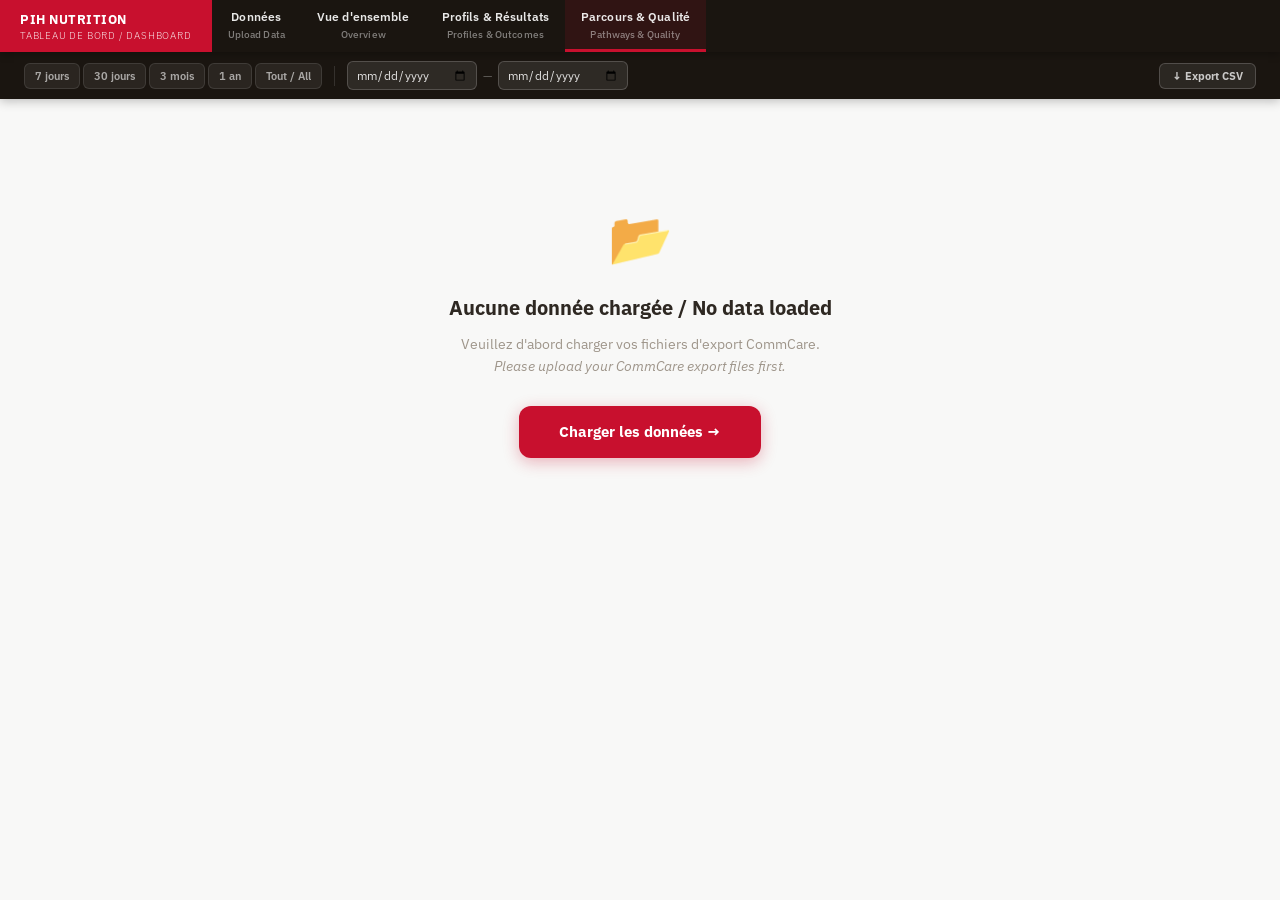
<file: pathways.html>
<!DOCTYPE html>
<html lang="fr">
<head>
  <meta charset="UTF-8">
  <meta name="viewport" content="width=device-width, initial-scale=1.0">
  <title>PIH Nutrition — Parcours & Qualité</title>
  <link rel="stylesheet" href="css/style.css">
</head>
<body>

<div id="nav-container"></div>

<!-- DATE RANGE BAR (sticky) -->
<div class="date-bar">
  <div class="date-bar-inner">
    <div class="date-quick-btns">
      <button class="date-quick-btn" data-days="7">7 jours</button>
      <button class="date-quick-btn" data-days="30">30 jours</button>
      <button class="date-quick-btn" data-days="90">3 mois</button>
      <button class="date-quick-btn" data-days="365">1 an</button>
      <button class="date-quick-btn" data-days="all">Tout / All</button>
    </div>
    <div class="date-range-sep"></div>
    <div class="date-range-inputs">
      <input type="date" id="date-start" title="Date de début / Start date">
      <span class="date-sep">—</span>
      <input type="date" id="date-end" title="Date de fin / End date">
    </div>
    <div id="data-meta" class="date-bar-meta"></div>
    <button class="export-btn" id="export-btn" title="Exporter les données filtrées en CSV / Export filtered data as CSV">
      ↓ Export CSV
    </button>
  </div>
</div>

<!-- NO DATA STATE -->
<div id="no-data-banner" class="no-data-banner" style="display:none;">
  <div style="font-size:52px;margin-bottom:16px;">📂</div>
  <div class="no-data-title">Aucune donnée chargée / No data loaded</div>
  <div class="no-data-desc">
    Veuillez d'abord charger vos fichiers d'export CommCare.<br>
    <em>Please upload your CommCare export files first.</em>
  </div>
  <a href="index.html" class="load-btn" style="display:inline-block;margin-top:24px;text-decoration:none;">
    Charger les données →
  </a>
</div>

<!-- MAIN CONTENT -->
<div id="analytics-content" class="page active" style="display:none;">

  <!-- ROW 1: TRAJECTORY FLOW (full width) -->
  <div class="card" style="margin-bottom:24px;">
    <div class="card-header-row" style="margin-bottom:4px;">
      <div>
        <div class="card-title" style="margin-bottom:2px;">Trajectoires patients / Patient trajectories</div>
        <div class="card-subtitle">Séquence de programmes par enfant avec issue finale · Program sequence per child with final outcome</div>
      </div>
    </div>
    <div id="trajectory-chart" style="margin-top:16px;"></div>
  </div>

  <!-- ROW 2: CARE PATHWAY + VISITS -->
  <div class="two-col" style="margin-bottom:20px;">

    <div class="card">
      <div class="card-title">Parcours de soins / Care pathway</div>
      <div class="card-subtitle">Combinaisons de programmes par enfant · Program combinations per child</div>
      <div id="pathway-chart" style="margin-top:14px;"></div>
    </div>

    <div class="card">
      <div class="card-title">Nombre de visites avant sortie / Visits before discharge</div>
      <div class="card-subtitle">Distribution du nombre de visites par programme · Visit count distribution by program</div>
      <div id="visits-chart" style="margin-top:14px;"></div>
    </div>

  </div>

  <!-- ROW 3: DATA QUALITY (full width) -->
  <div class="card" style="margin-bottom:24px;">
    <div class="card-title">Qualité des données / Data quality</div>
    <div class="card-subtitle">Valeurs manquantes et valeurs aberrantes dans la période sélectionnée · Missing values and implausible values in selected period</div>
    <div id="dq-grid" style="margin-top:16px;"></div>
  </div>

</div>

<script src="js/shared.js"></script>
<script src="js/analytics.js"></script>
<script>
  document.getElementById('nav-container').innerHTML = buildNav('pathways');
</script>
</body>
</html>
</file>
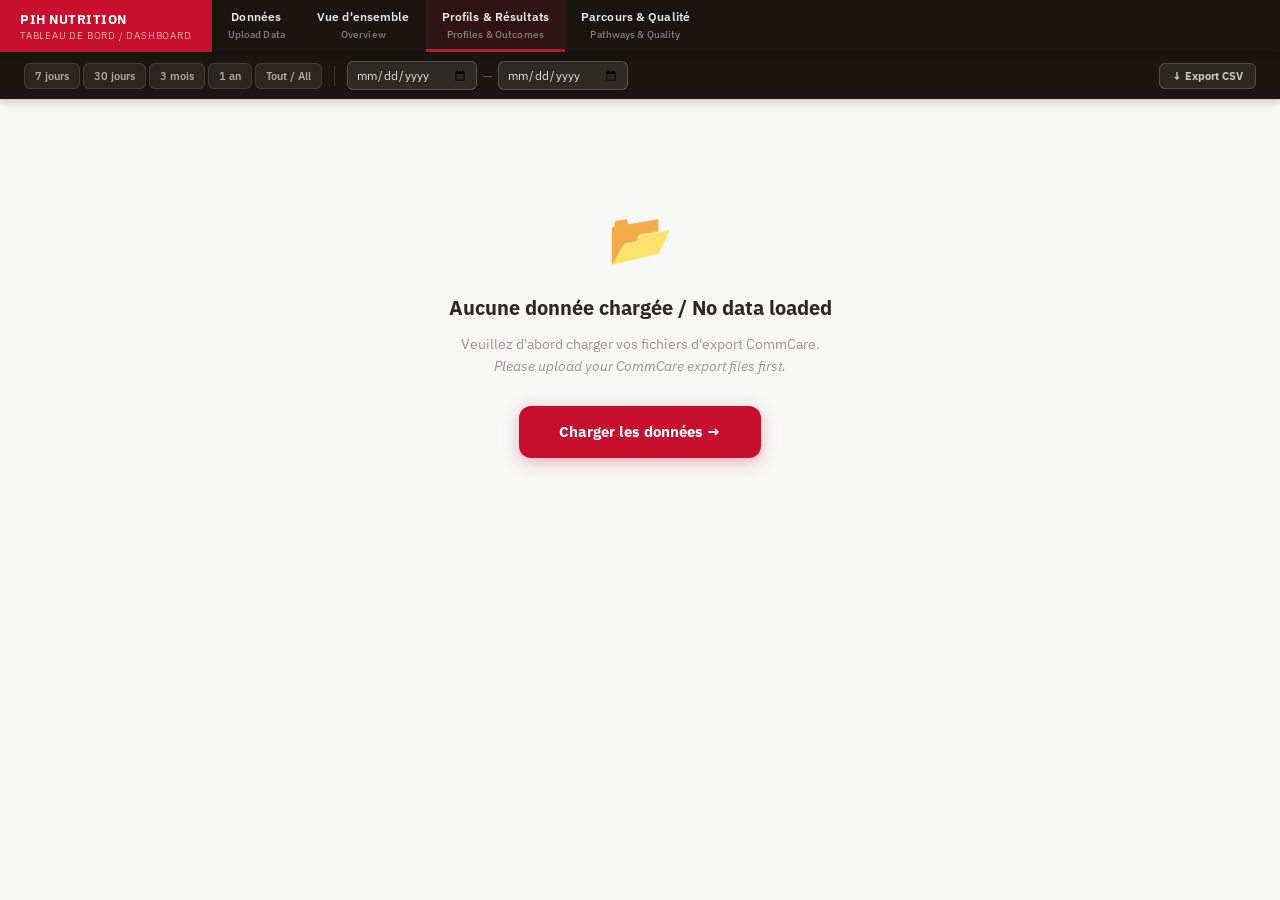
<file: profiles.html>
<!DOCTYPE html>
<html lang="fr">
<head>
  <meta charset="UTF-8">
  <meta name="viewport" content="width=device-width, initial-scale=1.0">
  <title>PIH Nutrition — Profils & Résultats</title>
  <link rel="stylesheet" href="css/style.css">
</head>
<body>

<div id="nav-container"></div>

<!-- DATE RANGE BAR (sticky) -->
<div class="date-bar">
  <div class="date-bar-inner">
    <div class="date-quick-btns">
      <button class="date-quick-btn" data-days="7">7 jours</button>
      <button class="date-quick-btn" data-days="30">30 jours</button>
      <button class="date-quick-btn" data-days="90">3 mois</button>
      <button class="date-quick-btn" data-days="365">1 an</button>
      <button class="date-quick-btn" data-days="all">Tout / All</button>
    </div>
    <div class="date-range-sep"></div>
    <div class="date-range-inputs">
      <input type="date" id="date-start" title="Date de début / Start date">
      <span class="date-sep">—</span>
      <input type="date" id="date-end" title="Date de fin / End date">
    </div>
    <div id="data-meta" class="date-bar-meta"></div>
    <button class="export-btn" id="export-btn" title="Exporter les données filtrées en CSV / Export filtered data as CSV">
      ↓ Export CSV
    </button>
  </div>
</div>

<!-- NO DATA STATE -->
<div id="no-data-banner" class="no-data-banner" style="display:none;">
  <div style="font-size:52px;margin-bottom:16px;">📂</div>
  <div class="no-data-title">Aucune donnée chargée / No data loaded</div>
  <div class="no-data-desc">
    Veuillez d'abord charger vos fichiers d'export CommCare.<br>
    <em>Please upload your CommCare export files first.</em>
  </div>
  <a href="index.html" class="load-btn" style="display:inline-block;margin-top:24px;text-decoration:none;">
    Charger les données →
  </a>
</div>

<!-- MAIN CONTENT -->
<div id="analytics-content" class="page active" style="display:none;">

  <!-- ROW 1: SITE PERFORMANCE (full width) -->
  <div class="card" style="margin-bottom:24px;">
    <div class="card-header-row" style="margin-bottom:14px;">
      <div>
        <div class="card-title" style="margin-bottom:2px;">Performance par site / Site performance</div>
        <div class="card-subtitle">Admissions, taux de guérison, durée de séjour et répartition des programmes par site · Admissions, recovery rate, avg. LOS and program mix by site</div>
      </div>
      <button class="export-btn-inline" id="site-export-btn">↓ CSV</button>
    </div>
    <div style="overflow-x:auto;">
      <table class="data-table">
        <thead>
          <tr>
            <th>Site</th>
            <th>Total adm.</th>
            <th>Taux guérison</th>
            <th>Taux abandon</th>
            <th>Durée séjour moy.</th>
            <th>Répartition prog.</th>
          </tr>
        </thead>
        <tbody id="site-perf-tbody"></tbody>
      </table>
    </div>
  </div>

  <!-- ROW 2: NUTRITIONAL STATUS + WEIGHT GAIN -->
  <div class="two-col" style="margin-bottom:20px;">

    <div class="card">
      <div class="card-title">Statut nutritionnel à l'admission / Nutritional status at admission</div>
      <div class="card-subtitle">Répartition P/T à la première visite, patients avec données disponibles</div>
      <div id="pt-chart" style="margin-top:14px;"></div>
    </div>

    <div class="card">
      <div class="card-title">Gain de poids à la sortie / Weight gain at discharge</div>
      <div class="card-subtitle">Distribution du gain total en grammes, patients sortis guéris · Cured patients, total weight gain in grams</div>
      <div id="wg-chart" style="margin-top:14px;"></div>
    </div>

  </div>

  <!-- ROW 3: PATIENT PROFILES -->
  <div class="two-col" style="margin-bottom:20px;">

    <div class="card">
      <div class="card-title">Profils des patients — Âge &amp; Sexe / Patient profiles — Age &amp; Sex</div>
      <div class="card-subtitle">Distribution par groupe d'âge et sexe · Age group and sex distribution</div>
      <div id="profile-age-chart" style="margin-top:14px;"></div>
      <div id="profile-sex-chart" style="margin-top:16px;"></div>
    </div>

    <div class="card">
      <div class="card-title">Allaitement &amp; Vaccination / Breastfeeding &amp; Vaccination</div>
      <div class="card-subtitle">Statut à l'enregistrement · Status at registration</div>
      <div id="profile-bf-chart" style="margin-top:14px;"></div>
      <div id="profile-vax-chart" style="margin-top:16px;"></div>
    </div>

  </div>

  <!-- ROW 4: LENGTH OF STAY + GEOGRAPHIC -->
  <div class="two-col" style="margin-bottom:20px;">

    <div class="card">
      <div class="card-title">Durée de séjour / Length of stay</div>
      <div class="card-subtitle">Distribution par programme, patients sortis · Distribution by program, discharged patients</div>
      <div id="los-chart" style="margin-top:14px;"></div>
    </div>

    <div class="card">
      <div class="card-title">Répartition géographique / Geographic breakdown</div>
      <div class="card-subtitle">Admissions par site · Admissions by site</div>
      <div id="geo-chart" style="margin-top:14px;"></div>
    </div>

  </div>

</div>

<script src="js/shared.js"></script>
<script src="js/analytics.js"></script>
<script>
  document.getElementById('nav-container').innerHTML = buildNav('profiles');
</script>
</body>
</html>
</file>
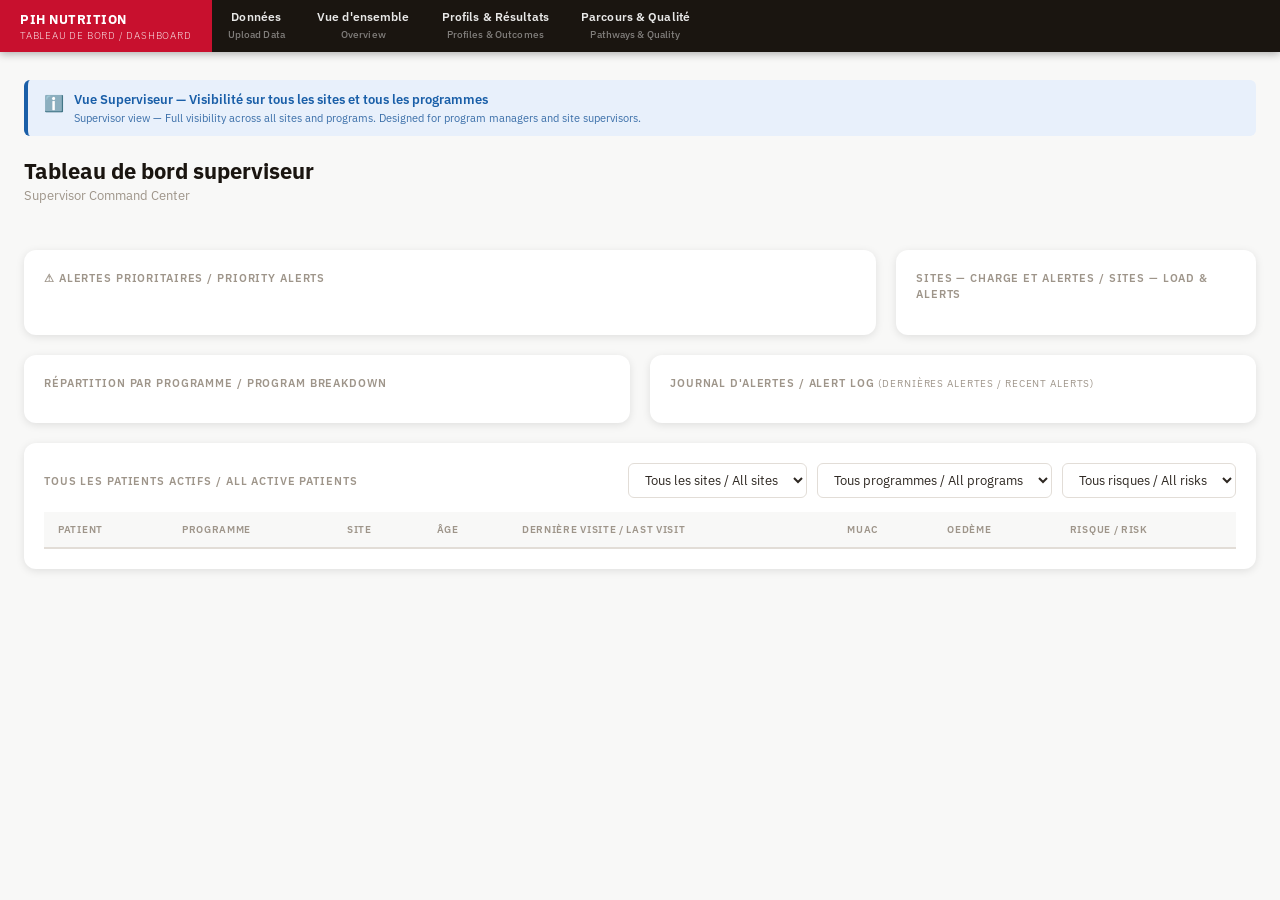
<file: supervisor.html>
<!DOCTYPE html>
<html lang="fr">
<head>
  <meta charset="UTF-8">
  <meta name="viewport" content="width=device-width, initial-scale=1.0">
  <title>PIH Nutrition — Superviseur</title>
  <link rel="stylesheet" href="css/style.css">
</head>
<body>

<div id="nav-container"></div>

<div class="page active" id="page-supervisor">

  <div class="view-info">
    <div class="view-info-icon">ℹ️</div>
    <div>
      <div class="view-info-fr">Vue Superviseur — Visibilité sur tous les sites et tous les programmes</div>
      <div class="view-info-en">Supervisor view — Full visibility across all sites and programs. Designed for program managers and site supervisors.</div>
    </div>
  </div>

  <div class="section-header">
    <div class="section-title-fr">Tableau de bord superviseur</div>
    <div class="section-title-en">Supervisor Command Center</div>
  </div>

  <!-- STAT CARDS -->
  <div class="stat-grid" id="stat-grid"></div>

  <div class="main-side" style="margin-bottom:20px;">

    <!-- PRIORITY ALERTS -->
    <div class="card">
      <div class="card-title">⚠ Alertes prioritaires / Priority alerts</div>
      <div id="priority-alerts"></div>
    </div>

    <!-- SITE HEATMAP -->
    <div class="card">
      <div class="card-title">Sites — charge et alertes / Sites — load & alerts</div>
      <div id="site-heatmap"></div>
    </div>

  </div>

  <div class="two-col" style="margin-bottom:20px;">

    <!-- PROGRAM BREAKDOWN -->
    <div class="card">
      <div class="card-title">Répartition par programme / Program breakdown</div>
      <div id="program-breakdown"></div>
    </div>

    <!-- ALERT LOG -->
    <div class="card">
      <div class="card-title">Journal d'alertes / Alert log <span style="font-size:10px;color:var(--gray-400);font-weight:400;">(dernières alertes / recent alerts)</span></div>
      <div class="scrollable" style="max-height:340px;">
        <div id="alert-log-super"></div>
      </div>
    </div>

  </div>

  <!-- FULL PATIENT TABLE -->
  <div class="card" style="margin-bottom:80px;">
    <div style="display:flex;align-items:center;justify-content:space-between;margin-bottom:14px;flex-wrap:wrap;gap:10px;">
      <div class="card-title" style="margin-bottom:0;">Tous les patients actifs / All active patients</div>
      <div class="filter-bar" style="margin-bottom:0;">
        <select id="filter-site">
          <option value="">Tous les sites / All sites</option>
        </select>
        <select id="filter-program">
          <option value="">Tous programmes / All programs</option>
          <option value="USN">USN</option>
          <option value="PTA">PTA</option>
          <option value="PNS">PNS</option>
        </select>
        <select id="filter-risk">
          <option value="">Tous risques / All risks</option>
          <option value="critical">Critique</option>
          <option value="high">Élevé</option>
          <option value="moderate">Modéré</option>
          <option value="low">Faible</option>
        </select>
      </div>
    </div>
    <div style="overflow-x:auto;">
      <table class="data-table" id="all-patients-table">
        <thead>
          <tr>
            <th>Patient</th>
            <th>Programme</th>
            <th>Site</th>
            <th>Âge</th>
            <th>Dernière visite / Last visit</th>
            <th>MUAC</th>
            <th>Oedème</th>
            <th>Risque / Risk</th>
          </tr>
        </thead>
        <tbody id="all-patients-tbody"></tbody>
      </table>
    </div>
  </div>

</div>

<div id="sim-bar-container"></div>

<script src="js/data.js"></script>
<script src="js/shared.js"></script>
<script>
document.getElementById('nav-container').innerHTML = buildNav('supervisor');
document.getElementById('sim-bar-container').innerHTML = buildSimBar();

// Populate site filter
SITES.forEach(s => {
  const opt = document.createElement('option');
  opt.value = s.id;
  opt.textContent = s.name_fr;
  document.getElementById('filter-site').appendChild(opt);
});

function render() {
  maybeAddSimAlerts();
  const patients = getPatients();
  const siteStats = getSiteStats();

  // ── STAT CARDS ──
  const critical = patients.filter(p => p.risk === 'critical').length;
  const overdue = patients.filter(p => p.overdue).length;
  const oedema = patients.filter(p => p.visits.at(-1)?.oedema).length;

  document.getElementById('stat-grid').innerHTML = `
    <div class="stat-card red">
      <div class="stat-label-fr">Patients actifs</div>
      <div class="stat-label-en">Active patients</div>
      <div class="stat-value">${patients.length}</div>
      <div class="stat-sub">USN: ${patients.filter(p=>p.program==='USN').length} · PTA: ${patients.filter(p=>p.program==='PTA').length} · PNS: ${patients.filter(p=>p.program==='PNS').length}</div>
    </div>
    <div class="stat-card red">
      <div class="stat-label-fr">Risque critique</div>
      <div class="stat-label-en">Critical risk</div>
      <div class="stat-value" style="color:var(--pih-red)">${critical}</div>
      <div class="stat-sub">Action immédiate requise / Immediate action required</div>
    </div>
    <div class="stat-card yellow">
      <div class="stat-label-fr">En retard de visite</div>
      <div class="stat-label-en">Overdue for visit</div>
      <div class="stat-value" style="color:var(--yellow)">${overdue}</div>
      <div class="stat-sub">Dépasse le délai protocole / Beyond protocol window</div>
    </div>
    <div class="stat-card yellow">
      <div class="stat-label-fr">Avec oedème</div>
      <div class="stat-label-en">With oedema</div>
      <div class="stat-value" style="color:var(--yellow)">${oedema}</div>
      <div class="stat-sub">Dernier enregistrement / Last recorded</div>
    </div>
    <div class="stat-card green">
      <div class="stat-label-fr">Guéris ce mois</div>
      <div class="stat-label-en">Recovered this month</div>
      <div class="stat-value" style="color:var(--green)">3</div>
      <div class="stat-sub">Taux: 78% / Rate: 78%</div>
    </div>
    <div class="stat-card blue">
      <div class="stat-label-fr">Sites actifs</div>
      <div class="stat-label-en">Active sites</div>
      <div class="stat-value" style="color:var(--blue)">${siteStats.length}</div>
      <div class="stat-sub">${siteStats.filter(s=>s.alerts>0).length} site(s) avec alertes / with alerts</div>
    </div>
  `;

  // ── PRIORITY ALERTS ──
  const criticalPts = patients.filter(p => p.risk === 'critical' || p.risk === 'high');
  document.getElementById('priority-alerts').innerHTML = criticalPts.length === 0
    ? '<div style="color:var(--green);font-size:13px;padding:12px 0;">✓ Aucune alerte prioritaire / No priority alerts</div>'
    : criticalPts.map(p => {
        const lastV = p.visits.at(-1);
        const reasons = [];
        if (p.overdue) reasons.push(`${p.overdue.days}j sans visite / days without visit`);
        if (lastV?.oedema) reasons.push('Oedème présent');
        if (lastV?.muac < 110) reasons.push(`MUAC bas: ${lastV.muac}mm`);
        return `
          <div style="display:flex;align-items:flex-start;gap:12px;padding:12px 0;border-bottom:1px solid var(--gray-100);">
            <div>${riskBadge(p.risk)}</div>
            <div style="flex:1;">
              <div style="font-weight:700;font-size:13px;color:var(--gray-800);">${p.name}</div>
              <div style="font-size:11px;color:var(--gray-400);">${p.id} · ${programTag(p.program)} · ${p.site}</div>
              <div style="font-size:12px;color:var(--pih-red);margin-top:3px;">${reasons.join(' · ')}</div>
            </div>
            <a href="clinical.html" style="font-size:11px;color:var(--blue);white-space:nowrap;">Voir dossier →</a>
          </div>`;
      }).join('');

  // ── SITE HEATMAP ──
  const maxCount = Math.max(...siteStats.map(s => s.count));
  document.getElementById('site-heatmap').innerHTML = siteStats.map(s => `
    <div class="site-row">
      <div style="min-width:140px;">
        <div class="site-name-fr">${s.name_fr.replace('Centre de Santé de ','CS ').replace('Hôpital Universitaire de ','HU ').replace('Hôpital de ','Hôp. ').replace('Hôpital St. Nicolas de ','Hôp. ')}</div>
        <div class="site-name-en">${s.commune}</div>
      </div>
      <div class="site-bar-wrap">
        ${progressBar(s.count / maxCount * 100, s.alerts > 0 ? 'var(--pih-red)' : 'var(--blue)')}
      </div>
      <div class="site-count">${s.count}</div>
      <div class="site-alerts">${s.alerts > 0 ? `🚨 ${s.alerts} alerte${s.alerts>1?'s':''}` : '<span style="color:var(--green)">✓</span>'}</div>
    </div>
  `).join('');

  // ── PROGRAM BREAKDOWN ──
  const programs = ['USN','PTA','PNS'];
  const progColors = { USN: 'var(--pih-red)', PTA: 'var(--blue)', PNS: 'var(--green)' };
  const progDesc = { USN: 'SAM hospitalisé / Inpatient SAM', PTA: 'SAM ambulatoire / Outpatient SAM', PNS: 'MAM / Préventif' };
  document.getElementById('program-breakdown').innerHTML = programs.map(prog => {
    const pp = patients.filter(p => p.program === prog);
    const crit = pp.filter(p => p.risk === 'critical').length;
    const hi = pp.filter(p => p.risk === 'high').length;
    return `
      <div style="margin-bottom:16px;">
        <div style="display:flex;align-items:center;gap:8px;margin-bottom:4px;">
          ${programTag(prog)}
          <span style="font-size:13px;font-weight:700;color:var(--gray-700);">${pp.length} patients</span>
          <span style="font-size:11px;color:var(--gray-400);">${progDesc[prog]}</span>
          ${crit > 0 ? `<span style="font-size:10px;color:var(--pih-red);font-weight:700;margin-left:auto;">🔴 ${crit} critique${crit>1?'s':''}</span>` : ''}
          ${hi > 0 ? `<span style="font-size:10px;color:#c05c00;font-weight:700;margin-left:${crit?'4px':'auto'};">🟠 ${hi} élevé${hi>1?'s':''}</span>` : ''}
        </div>
        ${progressBar(pp.length / patients.length * 100, progColors[prog])}
        <div style="font-size:11px;color:var(--gray-400);margin-top:3px;">
          ${pp.filter(p=>p.risk==='low').length} faible · ${pp.filter(p=>p.risk==='moderate').length} modéré · ${hi} élevé · ${crit} critique
        </div>
      </div>`;
  }).join('');

  // ── ALERT LOG ──
  renderAlertLog('alert-log-super', 8);

  // ── PATIENT TABLE ──
  renderTable();
}

function renderTable() {
  const siteFil = document.getElementById('filter-site').value;
  const progFil = document.getElementById('filter-program').value;
  const riskFil = document.getElementById('filter-risk').value;
  let patients = getPatients();
  if (siteFil) patients = patients.filter(p => p.site === siteFil);
  if (progFil) patients = patients.filter(p => p.program === progFil);
  if (riskFil) patients = patients.filter(p => p.risk === riskFil);

  document.getElementById('all-patients-tbody').innerHTML = patients.map(p => {
    const lastV = p.visits.at(-1);
    return `
      <tr onclick="window.location='clinical.html'" style="cursor:pointer;">
        <td><div class="patient-name">${p.name}</div><div class="patient-id">${p.id}</div></td>
        <td>${programTag(p.program)}</td>
        <td style="font-size:12px;">${SITES.find(s=>s.id===p.site)?.commune || p.site}</td>
        <td style="font-size:12px;">${p.age_months} mois</td>
        <td style="font-size:12px;">
          ${fmtDate(new Date(p.last_visit))}
          <div style="font-size:10px;color:${p.overdue ? 'var(--pih-red)' : 'var(--gray-400)'};">
            ${p.overdue ? `⚠ +${p.overdue.overdue}j retard` : `${p.days_since_visit}j`}
          </div>
        </td>
        <td style="font-size:13px;font-family:var(--mono);">${lastV?.muac ?? '—'}mm</td>
        <td>${oedemaFlag(lastV?.oedema)}</td>
        <td>${riskBadge(p.risk)}</td>
      </tr>`;
  }).join('');
}

['filter-site','filter-program','filter-risk'].forEach(id => {
  document.getElementById(id).addEventListener('change', renderTable);
});

initSimBar(render);
render();
</script>
</body>
</html>
</file>
<file: css/style.css>
@import url('https://fonts.googleapis.com/css2?family=IBM+Plex+Sans:ital,wght@0,300;0,400;0,500;0,600;0,700;1,400&family=IBM+Plex+Mono:wght@400;500&display=swap');

:root {
  --pih-red: #C8102E;
  --pih-red-dark: #9e0d24;
  --pih-red-light: #f5e6e9;
  --green: #1a7a4a;
  --green-light: #e8f5ee;
  --yellow: #d4820a;
  --yellow-light: #fef3e2;
  --blue: #1a5fa8;
  --blue-light: #e8f0fb;
  --gray-50: #f8f8f7;
  --gray-100: #f0ede9;
  --gray-200: #e2ddd7;
  --gray-300: #c8c1b8;
  --gray-400: #9e958a;
  --gray-500: #6b6259;
  --gray-600: #4a4238;
  --gray-700: #2e2822;
  --gray-800: #1a1510;
  --white: #ffffff;
  --font: 'IBM Plex Sans', sans-serif;
  --mono: 'IBM Plex Mono', monospace;
  --shadow-sm: 0 1px 3px rgba(0,0,0,0.08);
  --shadow: 0 2px 8px rgba(0,0,0,0.10);
  --shadow-lg: 0 8px 24px rgba(0,0,0,0.12);
  --radius: 6px;
  --radius-lg: 12px;
}

* { box-sizing: border-box; margin: 0; padding: 0; }

body {
  font-family: var(--font);
  background: var(--gray-50);
  color: var(--gray-700);
  font-size: 15px;
  line-height: 1.5;
}

a { color: inherit; text-decoration: none; }

/* ── NAV ── */
.nav {
  background: var(--gray-800);
  color: var(--white);
  display: flex;
  align-items: stretch;
  height: 52px;
  position: sticky;
  top: 0;
  z-index: 100;
  box-shadow: 0 2px 8px rgba(0,0,0,0.3);
}

.nav-brand {
  display: flex;
  align-items: center;
  gap: 10px;
  padding: 0 20px;
  background: var(--pih-red);
  font-weight: 700;
  font-size: 13px;
  letter-spacing: 0.04em;
  text-transform: uppercase;
  white-space: nowrap;
  min-width: 180px;
}

.nav-brand .sub {
  font-weight: 300;
  font-size: 10px;
  letter-spacing: 0.08em;
  opacity: 0.85;
  display: block;
  line-height: 1.2;
}

.demo-badge {
  background: var(--yellow);
  color: var(--white);
  font-size: 9px;
  font-weight: 700;
  letter-spacing: 0.1em;
  text-transform: uppercase;
  padding: 2px 6px;
  border-radius: 3px;
  margin-left: 4px;
}

.nav-links {
  display: flex;
  align-items: stretch;
  flex: 1;
  overflow-x: auto;
  scrollbar-width: none;
}
.nav-links::-webkit-scrollbar { display: none; }

.nav-link {
  display: flex;
  flex-direction: column;
  align-items: center;
  justify-content: center;
  padding: 0 16px;
  font-size: 12px;
  font-weight: 500;
  color: rgba(255,255,255,0.65);
  border-bottom: 3px solid transparent;
  transition: all 0.15s;
  cursor: pointer;
  white-space: nowrap;
  letter-spacing: 0.01em;
}

.nav-link .fr { font-size: 12px; font-weight: 600; color: rgba(255,255,255,0.9); }
.nav-link .en { font-size: 10px; color: rgba(255,255,255,0.45); margin-top: 1px; }

.nav-link:hover { background: rgba(255,255,255,0.06); color: white; }
.nav-link.active {
  border-bottom-color: var(--pih-red);
  background: rgba(200,16,46,0.12);
  color: white;
}

.nav-link.nextsteps-link {
  margin-left: auto;
  border-left: 1px solid rgba(255,255,255,0.1);
  color: var(--yellow);
}
.nav-link.nextsteps-link .fr { color: var(--yellow); }

/* ── PAGE WRAPPER ── */
.page { display: none; padding: 28px 24px; max-width: 1400px; margin: 0 auto; }
.page.active { display: block; }

/* ── CARDS ── */
.card {
  background: var(--white);
  border-radius: var(--radius-lg);
  box-shadow: var(--shadow);
  padding: 20px;
}

.card-title {
  font-size: 11px;
  font-weight: 600;
  letter-spacing: 0.08em;
  text-transform: uppercase;
  color: var(--gray-400);
  margin-bottom: 12px;
}

/* ── STAT CARDS ── */
.stat-grid {
  display: grid;
  grid-template-columns: repeat(auto-fit, minmax(160px, 1fr));
  gap: 14px;
  margin-bottom: 24px;
}

.stat-card {
  background: var(--white);
  border-radius: var(--radius-lg);
  padding: 18px 20px;
  box-shadow: var(--shadow);
  border-left: 4px solid var(--gray-200);
}

.stat-card.red { border-left-color: var(--pih-red); }
.stat-card.green { border-left-color: var(--green); }
.stat-card.yellow { border-left-color: var(--yellow); }
.stat-card.blue { border-left-color: var(--blue); }

.stat-label-fr { font-size: 12px; font-weight: 600; color: var(--gray-600); }
.stat-label-en { font-size: 10px; color: var(--gray-400); margin-bottom: 8px; }
.stat-value { font-size: 32px; font-weight: 700; color: var(--gray-800); line-height: 1; }
.stat-sub { font-size: 11px; color: var(--gray-400); margin-top: 4px; }

/* ── RISK BADGE ── */
.risk-badge {
  display: inline-flex;
  align-items: center;
  gap: 5px;
  font-size: 11px;
  font-weight: 700;
  padding: 3px 9px;
  border-radius: 20px;
  letter-spacing: 0.04em;
  text-transform: uppercase;
  white-space: nowrap;
}
.risk-badge.critical { background: #fde8ec; color: var(--pih-red); }
.risk-badge.high { background: #fff3e0; color: #c05c00; }
.risk-badge.moderate { background: #fff9e6; color: var(--yellow); }
.risk-badge.low { background: var(--green-light); color: var(--green); }

/* ── TABLES ── */
.data-table {
  width: 100%;
  border-collapse: collapse;
  font-size: 13px;
}

.data-table th {
  background: var(--gray-50);
  font-size: 10px;
  font-weight: 600;
  text-transform: uppercase;
  letter-spacing: 0.07em;
  color: var(--gray-400);
  padding: 10px 14px;
  text-align: left;
  border-bottom: 2px solid var(--gray-200);
  white-space: nowrap;
}

.data-table td {
  padding: 11px 14px;
  border-bottom: 1px solid var(--gray-100);
  vertical-align: middle;
}

.data-table tr:hover td { background: var(--gray-50); cursor: pointer; }
.data-table tr:last-child td { border-bottom: none; }

.patient-name { font-weight: 600; color: var(--gray-800); }
.patient-id { font-size: 10px; color: var(--gray-400); font-family: var(--mono); }

/* ── ALERT LOG ── */
.alert-log-entry {
  display: flex;
  align-items: flex-start;
  gap: 12px;
  padding: 12px 0;
  border-bottom: 1px solid var(--gray-100);
  animation: fadeIn 0.4s ease;
}
.alert-log-entry:last-child { border-bottom: none; }

@keyframes fadeIn {
  from { opacity: 0; transform: translateY(-6px); }
  to { opacity: 1; transform: translateY(0); }
}

.alert-icon {
  width: 32px;
  height: 32px;
  border-radius: 50%;
  display: flex;
  align-items: center;
  justify-content: center;
  font-size: 14px;
  flex-shrink: 0;
}
.alert-icon.urgent { background: #fde8ec; }
.alert-icon.daily { background: #e8f5ee; }
.alert-icon.weekly { background: var(--blue-light); }
.alert-icon.escalation { background: #fff3e0; }

.alert-text-fr { font-size: 13px; font-weight: 500; color: var(--gray-700); }
.alert-text-en { font-size: 11px; color: var(--gray-400); }
.alert-time { font-size: 10px; color: var(--gray-400); font-family: var(--mono); margin-top: 2px; }
.alert-channel {
  margin-left: auto;
  font-size: 10px;
  font-weight: 600;
  padding: 3px 8px;
  border-radius: 4px;
  white-space: nowrap;
  flex-shrink: 0;
}
.alert-channel.whatsapp { background: #e8f8ef; color: #1a7a4a; }
.alert-channel.email { background: var(--blue-light); color: var(--blue); }

/* ── PROGRESS BAR ── */
.progress-bar {
  height: 6px;
  background: var(--gray-200);
  border-radius: 3px;
  overflow: hidden;
  margin-top: 4px;
}
.progress-fill {
  height: 100%;
  border-radius: 3px;
  transition: width 0.8s ease;
}

/* ── WEIGHT CHART ── */
.chart-container {
  position: relative;
  height: 180px;
  margin-top: 8px;
}

/* ── SECTION HEADERS ── */
.section-header {
  margin-bottom: 20px;
}
.section-title-fr {
  font-size: 22px;
  font-weight: 700;
  color: var(--gray-800);
  line-height: 1.2;
}
.section-title-en {
  font-size: 13px;
  color: var(--gray-400);
  font-weight: 400;
  margin-top: 2px;
}
.section-desc {
  margin-top: 8px;
  font-size: 13px;
  color: var(--gray-500);
  max-width: 700px;
}

/* ── VIEW INFO BANNER ── */
.view-info {
  background: var(--blue-light);
  border-left: 4px solid var(--blue);
  border-radius: var(--radius);
  padding: 10px 16px;
  margin-bottom: 22px;
  display: flex;
  gap: 10px;
  align-items: flex-start;
}
.view-info-icon { font-size: 16px; flex-shrink: 0; margin-top: 1px; }
.view-info-fr { font-size: 13px; font-weight: 600; color: var(--blue); }
.view-info-en { font-size: 11px; color: #3a6ea8; }

/* ── GRID LAYOUTS ── */
.two-col { display: grid; grid-template-columns: 1fr 1fr; gap: 20px; margin-bottom: 20px; }
.three-col { display: grid; grid-template-columns: 1fr 1fr 1fr; gap: 20px; margin-bottom: 20px; }
.main-side { display: grid; grid-template-columns: 1fr 360px; gap: 20px; margin-bottom: 20px; }
.main-side-wide { display: grid; grid-template-columns: 1fr 300px; gap: 20px; }

/* ── TIME SLIDER ── */
.sim-bar {
  background: var(--gray-800);
  color: var(--white);
  padding: 12px 24px;
  display: flex;
  align-items: center;
  gap: 16px;
  font-size: 13px;
  position: sticky;
  bottom: 0;
  z-index: 50;
  box-shadow: 0 -4px 16px rgba(0,0,0,0.15);
}
.sim-bar label { font-size: 11px; color: rgba(255,255,255,0.6); white-space: nowrap; }
.sim-bar input[type=range] {
  flex: 1;
  accent-color: var(--pih-red);
  max-width: 300px;
}
.sim-date {
  font-family: var(--mono);
  font-size: 13px;
  color: var(--yellow);
  min-width: 120px;
}
.sim-btn {
  background: var(--pih-red);
  color: white;
  border: none;
  padding: 6px 16px;
  border-radius: var(--radius);
  font-family: var(--font);
  font-size: 12px;
  font-weight: 600;
  cursor: pointer;
  white-space: nowrap;
}
.sim-btn:hover { background: var(--pih-red-dark); }

/* ── SITE HEATMAP ── */
.site-row {
  display: flex;
  align-items: center;
  gap: 12px;
  padding: 8px 0;
  border-bottom: 1px solid var(--gray-100);
}
.site-row:last-child { border-bottom: none; }
.site-name-fr { font-size: 13px; font-weight: 600; color: var(--gray-700); }
.site-name-en { font-size: 10px; color: var(--gray-400); }
.site-bar-wrap { flex: 1; }
.site-count { font-size: 12px; font-weight: 700; color: var(--gray-600); min-width: 30px; text-align: right; }
.site-alerts { font-size: 10px; color: var(--pih-red); font-weight: 600; min-width: 60px; text-align: right; }

/* ── PATIENT DETAIL PANEL ── */
.patient-panel {
  background: var(--white);
  border-left: 3px solid var(--pih-red);
  border-radius: var(--radius-lg);
  padding: 20px;
  box-shadow: var(--shadow);
}
.patient-panel-name { font-size: 18px; font-weight: 700; color: var(--gray-800); }
.patient-panel-meta { font-size: 12px; color: var(--gray-400); font-family: var(--mono); margin-bottom: 14px; }

.visit-timeline {
  position: relative;
  padding-left: 20px;
}
.visit-timeline::before {
  content: '';
  position: absolute;
  left: 6px;
  top: 8px;
  bottom: 8px;
  width: 2px;
  background: var(--gray-200);
}
.visit-dot {
  position: absolute;
  left: -20px;
  width: 12px;
  height: 12px;
  border-radius: 50%;
  border: 2px solid var(--white);
  top: 4px;
}
.visit-item {
  position: relative;
  margin-bottom: 14px;
  padding: 10px 12px;
  background: var(--gray-50);
  border-radius: var(--radius);
  font-size: 12px;
}
.visit-item.latest { background: var(--blue-light); }
.visit-date { font-weight: 600; color: var(--gray-700); font-size: 11px; font-family: var(--mono); }
.visit-metrics { display: flex; gap: 14px; margin-top: 4px; flex-wrap: wrap; }
.visit-metric { }
.visit-metric span { font-weight: 700; color: var(--gray-800); }

/* ── CHW VIEW ── */
.chw-patient-card {
  background: var(--white);
  border-radius: var(--radius-lg);
  padding: 16px 18px;
  box-shadow: var(--shadow);
  margin-bottom: 12px;
  border-left: 5px solid var(--gray-200);
  transition: box-shadow 0.15s;
}
.chw-patient-card:hover { box-shadow: var(--shadow-lg); }
.chw-patient-card.critical { border-left-color: var(--pih-red); }
.chw-patient-card.high { border-left-color: #c05c00; }
.chw-patient-card.moderate { border-left-color: var(--yellow); }
.chw-patient-card.low { border-left-color: var(--green); }

.chw-card-top { display: flex; align-items: flex-start; justify-content: space-between; gap: 12px; }
.chw-card-name { font-size: 15px; font-weight: 700; color: var(--gray-800); }
.chw-card-meta { font-size: 11px; color: var(--gray-400); margin-top: 2px; }
.chw-card-action {
  margin-top: 10px;
  padding: 8px 12px;
  border-radius: var(--radius);
  font-size: 12px;
  font-weight: 600;
}
.chw-card-action.urgent { background: #fde8ec; color: var(--pih-red); }
.chw-card-action.normal { background: var(--gray-50); color: var(--gray-600); }

/* ── TAGS ── */
.tag {
  display: inline-block;
  font-size: 10px;
  font-weight: 600;
  letter-spacing: 0.05em;
  text-transform: uppercase;
  padding: 2px 7px;
  border-radius: 3px;
  margin-right: 4px;
}
.tag.usn { background: #fde8ec; color: var(--pih-red); }
.tag.pta { background: var(--blue-light); color: var(--blue); }
.tag.pns { background: var(--green-light); color: var(--green); }
.tag.sam { background: #fde8ec; color: var(--pih-red); }
.tag.mam { background: var(--yellow-light); color: var(--yellow); }

/* ── OEDEMA FLAG ── */
.oedema-flag {
  display: inline-flex;
  align-items: center;
  gap: 3px;
  font-size: 10px;
  font-weight: 700;
  color: var(--pih-red);
  background: #fde8ec;
  padding: 2px 6px;
  border-radius: 3px;
}

/* ── INTRO PAGE ── */
.intro-hero {
  background: var(--gray-800);
  color: var(--white);
  border-radius: var(--radius-lg);
  padding: 48px 52px;
  margin-bottom: 28px;
  position: relative;
  overflow: hidden;
}
.intro-hero::before {
  content: '';
  position: absolute;
  right: -60px;
  top: -60px;
  width: 300px;
  height: 300px;
  border-radius: 50%;
  background: rgba(200,16,46,0.15);
}
.intro-hero::after {
  content: '';
  position: absolute;
  right: 40px;
  bottom: -80px;
  width: 200px;
  height: 200px;
  border-radius: 50%;
  background: rgba(200,16,46,0.08);
}
.intro-demo-badge {
  display: inline-flex;
  align-items: center;
  gap: 6px;
  background: var(--yellow);
  color: white;
  font-size: 11px;
  font-weight: 700;
  letter-spacing: 0.1em;
  text-transform: uppercase;
  padding: 4px 12px;
  border-radius: 4px;
  margin-bottom: 20px;
}
.intro-tagline-fr {
  font-size: 36px;
  font-weight: 700;
  line-height: 1.15;
  margin-bottom: 8px;
  position: relative;
  z-index: 1;
}
.intro-tagline-en {
  font-size: 18px;
  font-weight: 300;
  color: rgba(255,255,255,0.55);
  margin-bottom: 20px;
  position: relative;
  z-index: 1;
}
.intro-desc {
  font-size: 15px;
  color: rgba(255,255,255,0.75);
  max-width: 600px;
  line-height: 1.6;
  position: relative;
  z-index: 1;
}

.intro-grid { display: grid; grid-template-columns: 1fr 1fr; gap: 20px; margin-bottom: 24px; }
.intro-card {
  background: var(--white);
  border-radius: var(--radius-lg);
  padding: 24px;
  box-shadow: var(--shadow);
}
.intro-card-icon { font-size: 28px; margin-bottom: 12px; }
.intro-card-title-fr { font-size: 16px; font-weight: 700; color: var(--gray-800); }
.intro-card-title-en { font-size: 11px; color: var(--gray-400); margin-bottom: 10px; }
.intro-card p { font-size: 13px; color: var(--gray-600); line-height: 1.6; }

.vs-table { width: 100%; border-collapse: collapse; font-size: 13px; }
.vs-table th { background: var(--gray-50); padding: 10px 14px; text-align: left; font-size: 11px; text-transform: uppercase; letter-spacing: 0.06em; color: var(--gray-400); border-bottom: 2px solid var(--gray-200); }
.vs-table td { padding: 10px 14px; border-bottom: 1px solid var(--gray-100); }
.vs-table tr:last-child td { border-bottom: none; }
.check { color: var(--green); font-weight: 700; }
.cross { color: var(--gray-300); }
.partial { color: var(--yellow); }

.data-assumption { padding: 8px 0; border-bottom: 1px solid var(--gray-100); font-size: 13px; color: var(--gray-600); }
.data-assumption:last-child { border-bottom: none; }
.data-assumption strong { color: var(--gray-800); }

/* ── NEXT STEPS ── */
.step-card {
  background: var(--white);
  border-radius: var(--radius-lg);
  padding: 22px 24px;
  box-shadow: var(--shadow);
  margin-bottom: 16px;
  border-left: 4px solid var(--gray-200);
}
.step-card.priority-high { border-left-color: var(--pih-red); }
.step-card.priority-med { border-left-color: var(--yellow); }
.step-card.priority-low { border-left-color: var(--blue); }

.step-phase {
  font-size: 10px;
  font-weight: 700;
  letter-spacing: 0.1em;
  text-transform: uppercase;
  color: var(--gray-400);
  margin-bottom: 4px;
}
.step-title-fr { font-size: 16px; font-weight: 700; color: var(--gray-800); }
.step-title-en { font-size: 12px; color: var(--gray-400); margin-bottom: 10px; }
.step-desc { font-size: 13px; color: var(--gray-600); line-height: 1.6; }

/* ── ANALYTICS ── */
.cohort-bar-row {
  display: flex;
  align-items: center;
  gap: 12px;
  margin-bottom: 8px;
  font-size: 12px;
}
.cohort-label { width: 80px; color: var(--gray-600); font-weight: 500; text-align: right; }
.cohort-bars { flex: 1; display: flex; gap: 3px; height: 22px; border-radius: 4px; overflow: hidden; }
.cohort-segment { height: 100%; transition: width 0.6s ease; }
.cohort-segment.recovered { background: var(--green); }
.cohort-segment.defaulted { background: var(--yellow); }
.cohort-segment.transferred { background: var(--blue); }
.cohort-segment.deceased { background: var(--pih-red); }
.cohort-segment.active { background: var(--gray-300); }

.legend { display: flex; gap: 16px; flex-wrap: wrap; margin-top: 10px; }
.legend-item { display: flex; align-items: center; gap: 5px; font-size: 11px; color: var(--gray-500); }
.legend-dot { width: 10px; height: 10px; border-radius: 2px; flex-shrink: 0; }

/* ── FILTER BAR ── */
.filter-bar {
  display: flex;
  gap: 10px;
  align-items: center;
  margin-bottom: 16px;
  flex-wrap: wrap;
}
.filter-bar select, .filter-bar input {
  font-family: var(--font);
  font-size: 13px;
  padding: 7px 12px;
  border: 1.5px solid var(--gray-200);
  border-radius: var(--radius);
  background: var(--white);
  color: var(--gray-700);
  cursor: pointer;
}
.filter-bar select:focus, .filter-bar input:focus {
  outline: none;
  border-color: var(--blue);
}

/* ── SCROLLABLE CARD ── */
.scrollable { overflow-y: auto; max-height: 420px; }
.scrollable::-webkit-scrollbar { width: 4px; }
.scrollable::-webkit-scrollbar-track { background: var(--gray-100); }
.scrollable::-webkit-scrollbar-thumb { background: var(--gray-300); border-radius: 2px; }

/* ── MOBILE ── */
@media (max-width: 768px) {
  .page { padding: 16px 14px; }
  .two-col, .three-col, .main-side, .main-side-wide, .intro-grid { grid-template-columns: 1fr; }
  .intro-hero { padding: 28px 24px; }
  .intro-tagline-fr { font-size: 24px; }
  .stat-grid { grid-template-columns: repeat(2, 1fr); }
  .nav-brand .sub { display: none; }
}

/* ── MINI SPARKLINE ── */
.sparkline { display: inline-flex; align-items: flex-end; gap: 2px; height: 24px; }
.spark-bar { width: 5px; border-radius: 2px 2px 0 0; background: var(--gray-300); }
.spark-bar.up { background: var(--green); }
.spark-bar.down { background: var(--pih-red); }

/* ── TOOLTIP ── */
[data-tooltip] { position: relative; cursor: help; }
[data-tooltip]::after {
  content: attr(data-tooltip);
  position: absolute;
  bottom: calc(100% + 6px);
  left: 50%;
  transform: translateX(-50%);
  background: var(--gray-800);
  color: white;
  font-size: 11px;
  padding: 5px 9px;
  border-radius: 4px;
  white-space: nowrap;
  pointer-events: none;
  opacity: 0;
  transition: opacity 0.15s;
  z-index: 200;
}
[data-tooltip]:hover::after { opacity: 1; }

/* ── CARD SUBTITLE ── */
.card-subtitle {
  font-size: 11px;
  color: var(--gray-400);
  margin-top: 2px;
}

.card-header-row {
  display: flex;
  align-items: flex-start;
  justify-content: space-between;
  gap: 12px;
  margin-bottom: 4px;
}

/* ── UPLOAD PAGE ── */
.upload-page-body {
  min-height: 100vh;
  background: var(--gray-50);
}

.upload-hero {
  background: var(--gray-800);
  padding: 72px 24px 56px;
  text-align: center;
  position: relative;
  overflow: hidden;
}
.upload-hero::before {
  content: '';
  position: absolute;
  right: -80px; top: -80px;
  width: 400px; height: 400px;
  border-radius: 50%;
  background: rgba(200,16,46,0.1);
  pointer-events: none;
}
.upload-hero::after {
  content: '';
  position: absolute;
  left: -60px; bottom: -60px;
  width: 280px; height: 280px;
  border-radius: 50%;
  background: rgba(200,16,46,0.06);
  pointer-events: none;
}

.upload-hero-inner {
  position: relative;
  z-index: 1;
  max-width: 600px;
  margin: 0 auto;
}

.upload-pih-label {
  font-size: 11px;
  font-weight: 700;
  letter-spacing: 0.12em;
  text-transform: uppercase;
  color: rgba(255,255,255,0.8);
  background: rgba(200,16,46,0.5);
  padding: 4px 14px;
  border-radius: 3px;
}

.upload-title-fr {
  font-size: 36px;
  font-weight: 700;
  color: var(--white);
  margin: 20px 0 6px;
  line-height: 1.15;
}

.upload-title-en {
  font-size: 14px;
  color: rgba(255,255,255,0.4);
  margin-bottom: 18px;
}

.upload-desc {
  font-size: 14px;
  color: rgba(255,255,255,0.65);
  line-height: 1.7;
}

.upload-body-inner {
  max-width: 680px;
  margin: 0 auto;
  padding: 44px 24px 64px;
}

.upload-zone-wrap { margin-bottom: 24px; }

.dropzone {
  border: 2px dashed var(--gray-300);
  border-radius: var(--radius-lg);
  padding: 52px 32px;
  text-align: center;
  background: var(--white);
  cursor: pointer;
  transition: border-color 0.15s, background 0.15s;
  user-select: none;
}
.dropzone:hover, .dropzone.drag-over {
  border-color: var(--pih-red);
  background: var(--gray-50);
}

.dropzone-icon { font-size: 38px; margin-bottom: 14px; }

.dropzone-fr {
  font-size: 15px;
  font-weight: 600;
  color: var(--gray-700);
  margin-bottom: 4px;
}
.dropzone-en {
  font-size: 12px;
  color: var(--gray-400);
  margin-bottom: 12px;
}
.dropzone-hint { font-size: 11px; color: var(--gray-400); }

.dropzone-link {
  background: none;
  border: none;
  color: var(--pih-red);
  font-family: var(--font);
  font-size: inherit;
  font-weight: 700;
  cursor: pointer;
  padding: 0;
  text-decoration: underline;
}
.dropzone-link:hover { color: var(--pih-red-dark); }

.file-list-header {
  display: flex;
  align-items: center;
  justify-content: space-between;
  margin-bottom: 10px;
}
.file-list-title {
  font-size: 11px;
  font-weight: 700;
  text-transform: uppercase;
  letter-spacing: 0.08em;
  color: var(--gray-400);
}
.file-clear-btn {
  background: none;
  border: none;
  font-family: var(--font);
  font-size: 12px;
  color: var(--gray-400);
  cursor: pointer;
  padding: 4px 8px;
  border-radius: var(--radius);
}
.file-clear-btn:hover { color: var(--pih-red); background: var(--gray-100); }

.file-item {
  display: flex;
  align-items: center;
  gap: 12px;
  padding: 12px 16px;
  background: var(--white);
  border-radius: var(--radius);
  box-shadow: var(--shadow-sm);
  margin-bottom: 8px;
  border-left: 3px solid var(--gray-200);
}
.file-item-icon { font-size: 20px; flex-shrink: 0; }
.file-item-info { flex: 1; min-width: 0; }
.file-item-name {
  font-size: 13px;
  font-weight: 600;
  color: var(--gray-700);
  white-space: nowrap;
  overflow: hidden;
  text-overflow: ellipsis;
}
.file-item-meta { font-size: 11px; color: var(--gray-400); }

.file-item-status {
  font-size: 11px;
  font-weight: 600;
  padding: 3px 9px;
  border-radius: 3px;
  white-space: nowrap;
  flex-shrink: 0;
}
.file-item-status.pending   { background: var(--gray-100); color: var(--gray-400); }
.file-item-status.loading   { background: var(--yellow-light); color: var(--yellow); }
.file-item-status.ready     { background: var(--green-light); color: var(--green); }
.file-item-status.error     { background: #fde8ec; color: var(--pih-red); }

.file-remove-btn {
  background: none;
  border: none;
  font-size: 13px;
  color: var(--gray-400);
  cursor: pointer;
  padding: 4px 6px;
  border-radius: 3px;
  line-height: 1;
  flex-shrink: 0;
}
.file-remove-btn:hover { background: var(--gray-100); color: var(--pih-red); }

.error-banner {
  background: #fde8ec;
  border-left: 4px solid var(--pih-red);
  border-radius: var(--radius);
  padding: 12px 16px;
  font-size: 13px;
  color: var(--pih-red);
  margin-bottom: 20px;
}

.load-btn-wrap { text-align: center; margin-top: 36px; }

.load-btn {
  display: inline-block;
  background: var(--pih-red);
  color: white;
  border: none;
  padding: 15px 40px;
  border-radius: var(--radius-lg);
  font-family: var(--font);
  font-size: 15px;
  font-weight: 700;
  cursor: pointer;
  transition: background 0.15s, transform 0.1s, box-shadow 0.15s;
  box-shadow: 0 4px 16px rgba(200,16,46,0.3);
  text-decoration: none;
}
.load-btn:hover:not(:disabled) {
  background: var(--pih-red-dark);
  transform: translateY(-1px);
  box-shadow: 0 6px 20px rgba(200,16,46,0.35);
}
.load-btn:disabled {
  background: var(--gray-300);
  color: var(--gray-500);
  cursor: not-allowed;
  box-shadow: none;
  transform: none;
}
.load-btn-hint {
  font-size: 12px;
  color: var(--gray-400);
  margin-top: 10px;
}

.upload-format-note {
  margin-top: 36px;
  padding: 16px 20px;
  background: var(--white);
  border-radius: var(--radius);
  border-left: 3px solid var(--gray-200);
  box-shadow: var(--shadow-sm);
}
.upload-format-title {
  font-size: 11px;
  font-weight: 700;
  text-transform: uppercase;
  letter-spacing: 0.07em;
  color: var(--gray-400);
  margin-bottom: 6px;
}
.upload-format-body {
  font-size: 12px;
  color: var(--gray-600);
  line-height: 1.6;
}

/* ── DATE BAR ── */
.date-bar {
  background: var(--gray-800);
  padding: 9px 24px;
  position: sticky;
  top: 0;
  z-index: 90;
  box-shadow: 0 2px 10px rgba(0,0,0,0.25);
}
.date-bar-inner {
  max-width: 1400px;
  margin: 0 auto;
  display: flex;
  align-items: center;
  gap: 12px;
  flex-wrap: wrap;
}
.date-quick-btns {
  display: flex;
  gap: 3px;
  flex-shrink: 0;
}
.date-quick-btn {
  background: rgba(255,255,255,0.07);
  border: 1px solid rgba(255,255,255,0.1);
  color: rgba(255,255,255,0.6);
  font-family: var(--font);
  font-size: 11px;
  font-weight: 600;
  padding: 5px 10px;
  border-radius: var(--radius);
  cursor: pointer;
  transition: all 0.12s;
  white-space: nowrap;
}
.date-quick-btn:hover { background: rgba(255,255,255,0.14); color: white; }
.date-quick-btn.active {
  background: var(--pih-red);
  border-color: var(--pih-red);
  color: white;
}
.date-range-sep {
  width: 1px;
  height: 20px;
  background: rgba(255,255,255,0.12);
  flex-shrink: 0;
}
.date-range-inputs {
  display: flex;
  align-items: center;
  gap: 6px;
  flex-shrink: 0;
}
.date-sep { color: rgba(255,255,255,0.3); font-size: 12px; }
.date-range-inputs input[type="date"] {
  background: rgba(255,255,255,0.09);
  border: 1px solid rgba(255,255,255,0.18);
  color: rgba(255,255,255,0.85);
  font-family: var(--font);
  font-size: 12px;
  padding: 5px 8px;
  border-radius: var(--radius);
  cursor: pointer;
  width: 130px;
}
.date-range-inputs input[type="date"]:focus {
  outline: none;
  border-color: var(--pih-red);
}
.date-bar-meta {
  flex: 1;
  font-size: 10px;
  color: rgba(255,255,255,0.35);
  font-family: var(--mono);
  display: flex;
  gap: 4px;
  flex-wrap: wrap;
  min-width: 0;
  overflow: hidden;
}
.export-btn {
  background: rgba(255,255,255,0.08);
  border: 1px solid rgba(255,255,255,0.18);
  color: rgba(255,255,255,0.75);
  font-family: var(--font);
  font-size: 11px;
  font-weight: 700;
  padding: 5px 12px;
  border-radius: var(--radius);
  cursor: pointer;
  white-space: nowrap;
  flex-shrink: 0;
  transition: all 0.12s;
}
.export-btn:hover { background: var(--green); border-color: var(--green); color: white; }

.export-btn-inline {
  background: var(--gray-100);
  border: 1px solid var(--gray-200);
  color: var(--gray-500);
  font-family: var(--font);
  font-size: 11px;
  font-weight: 700;
  padding: 5px 10px;
  border-radius: var(--radius);
  cursor: pointer;
  white-space: nowrap;
  flex-shrink: 0;
  transition: all 0.12s;
}
.export-btn-inline:hover { background: var(--green-light); border-color: var(--green); color: var(--green); }

/* ── NO DATA STATES ── */
.no-data-banner {
  text-align: center;
  padding: 100px 24px;
  max-width: 480px;
  margin: 0 auto;
}
.no-data-title {
  font-size: 20px;
  font-weight: 700;
  color: var(--gray-700);
  margin-bottom: 10px;
}
.no-data-desc {
  font-size: 14px;
  color: var(--gray-400);
  line-height: 1.6;
  margin-bottom: 4px;
}

/* ── DATA QUALITY GRID ── */
.dq-grid-inner {
  display: grid;
  grid-template-columns: repeat(auto-fit, minmax(180px, 1fr));
  gap: 12px;
  margin-bottom: 4px;
}

.dq-card {
  background: var(--gray-50);
  border-radius: var(--radius);
  padding: 14px 16px;
  border-top: 3px solid var(--gray-200);
}

.dq-card-label {
  font-size: 12px;
  font-weight: 600;
  color: var(--gray-700);
  line-height: 1.3;
  margin-bottom: 2px;
}

.dq-card-sublabel {
  font-size: 10px;
  color: var(--gray-400);
  margin-bottom: 8px;
  line-height: 1.3;
}

.dq-card-value {
  font-size: 28px;
  font-weight: 700;
  line-height: 1;
  margin-bottom: 2px;
}

.dq-card-pct {
  font-size: 10px;
  color: var(--gray-400);
  margin-bottom: 6px;
}

/* ── MOBILE ADDITIONS ── */
@media (max-width: 768px) {
  .upload-title-fr { font-size: 26px; }
  .upload-hero { padding: 44px 20px 36px; }
  .date-bar-inner { gap: 8px; }
  .date-bar-meta { display: none; }
  .date-range-inputs input[type="date"] { width: 110px; }
  #trajectory-chart { overflow-x: auto; }
}
</file>
